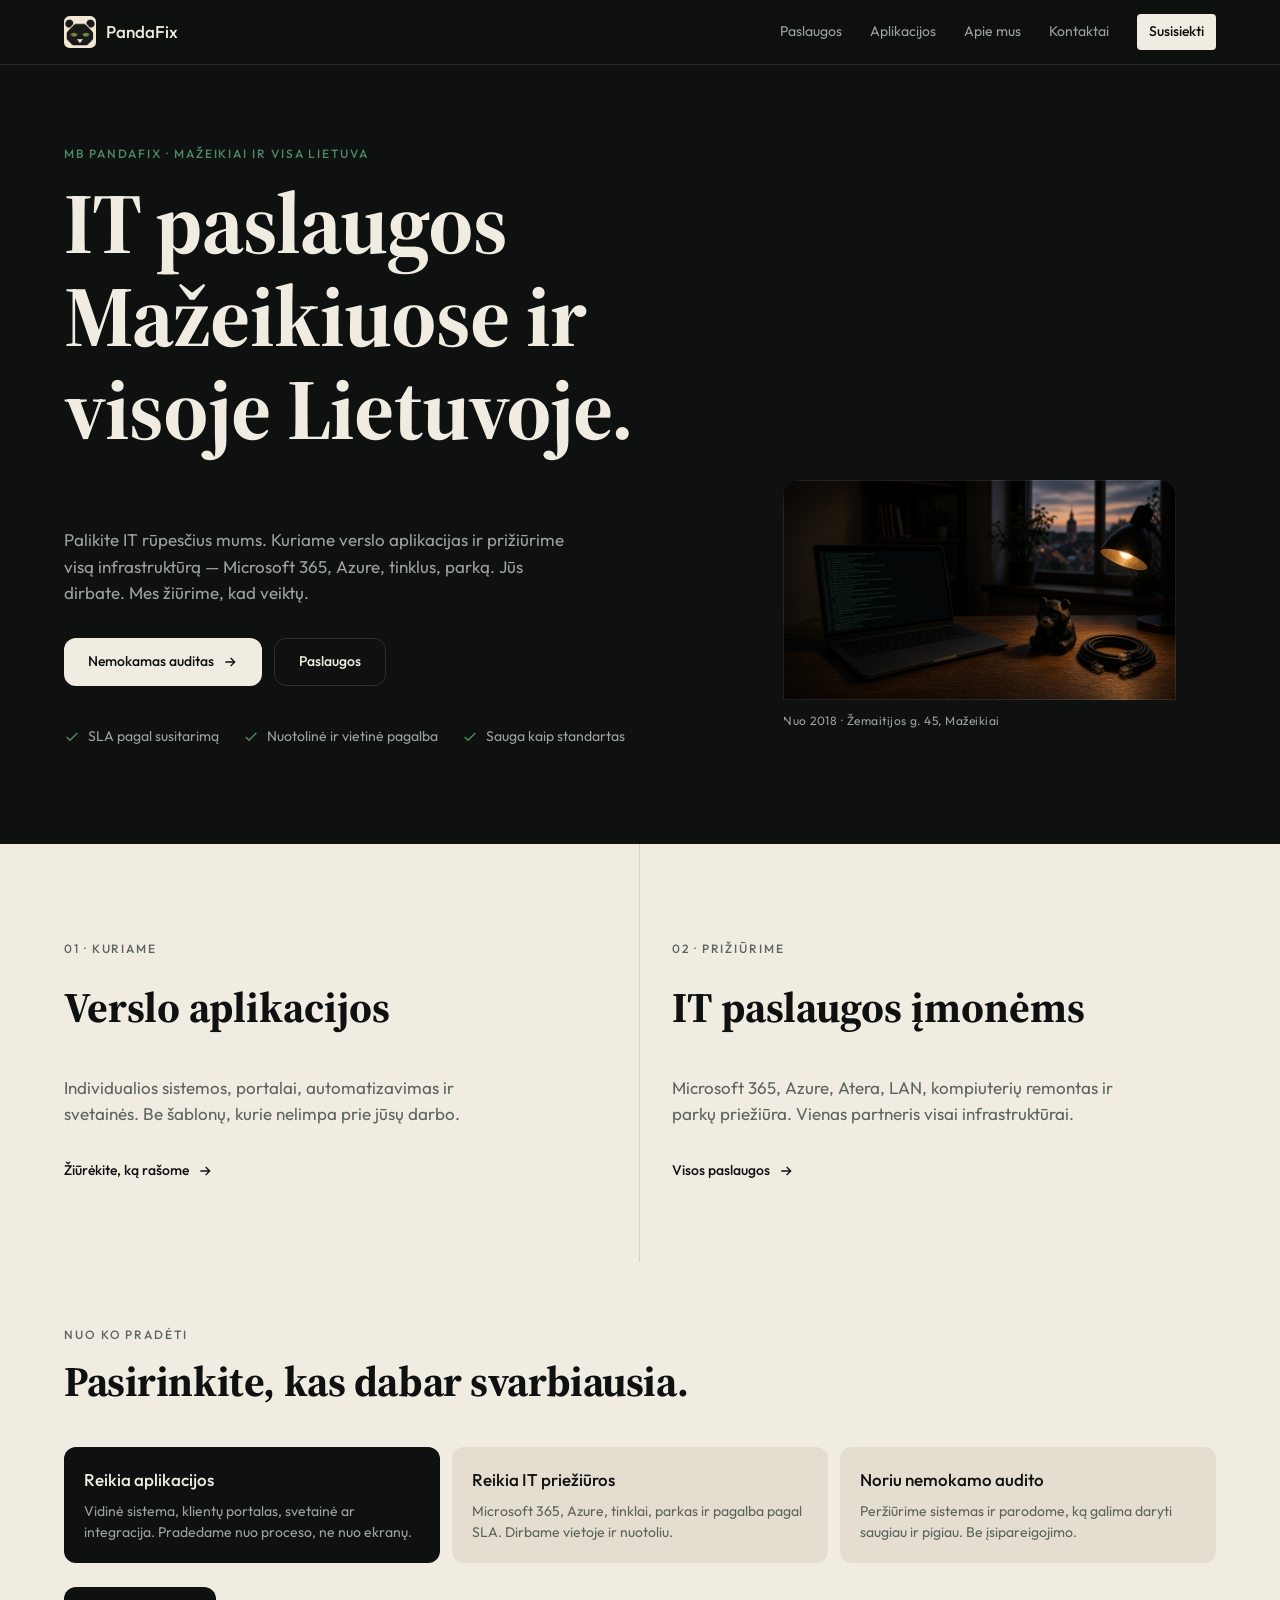
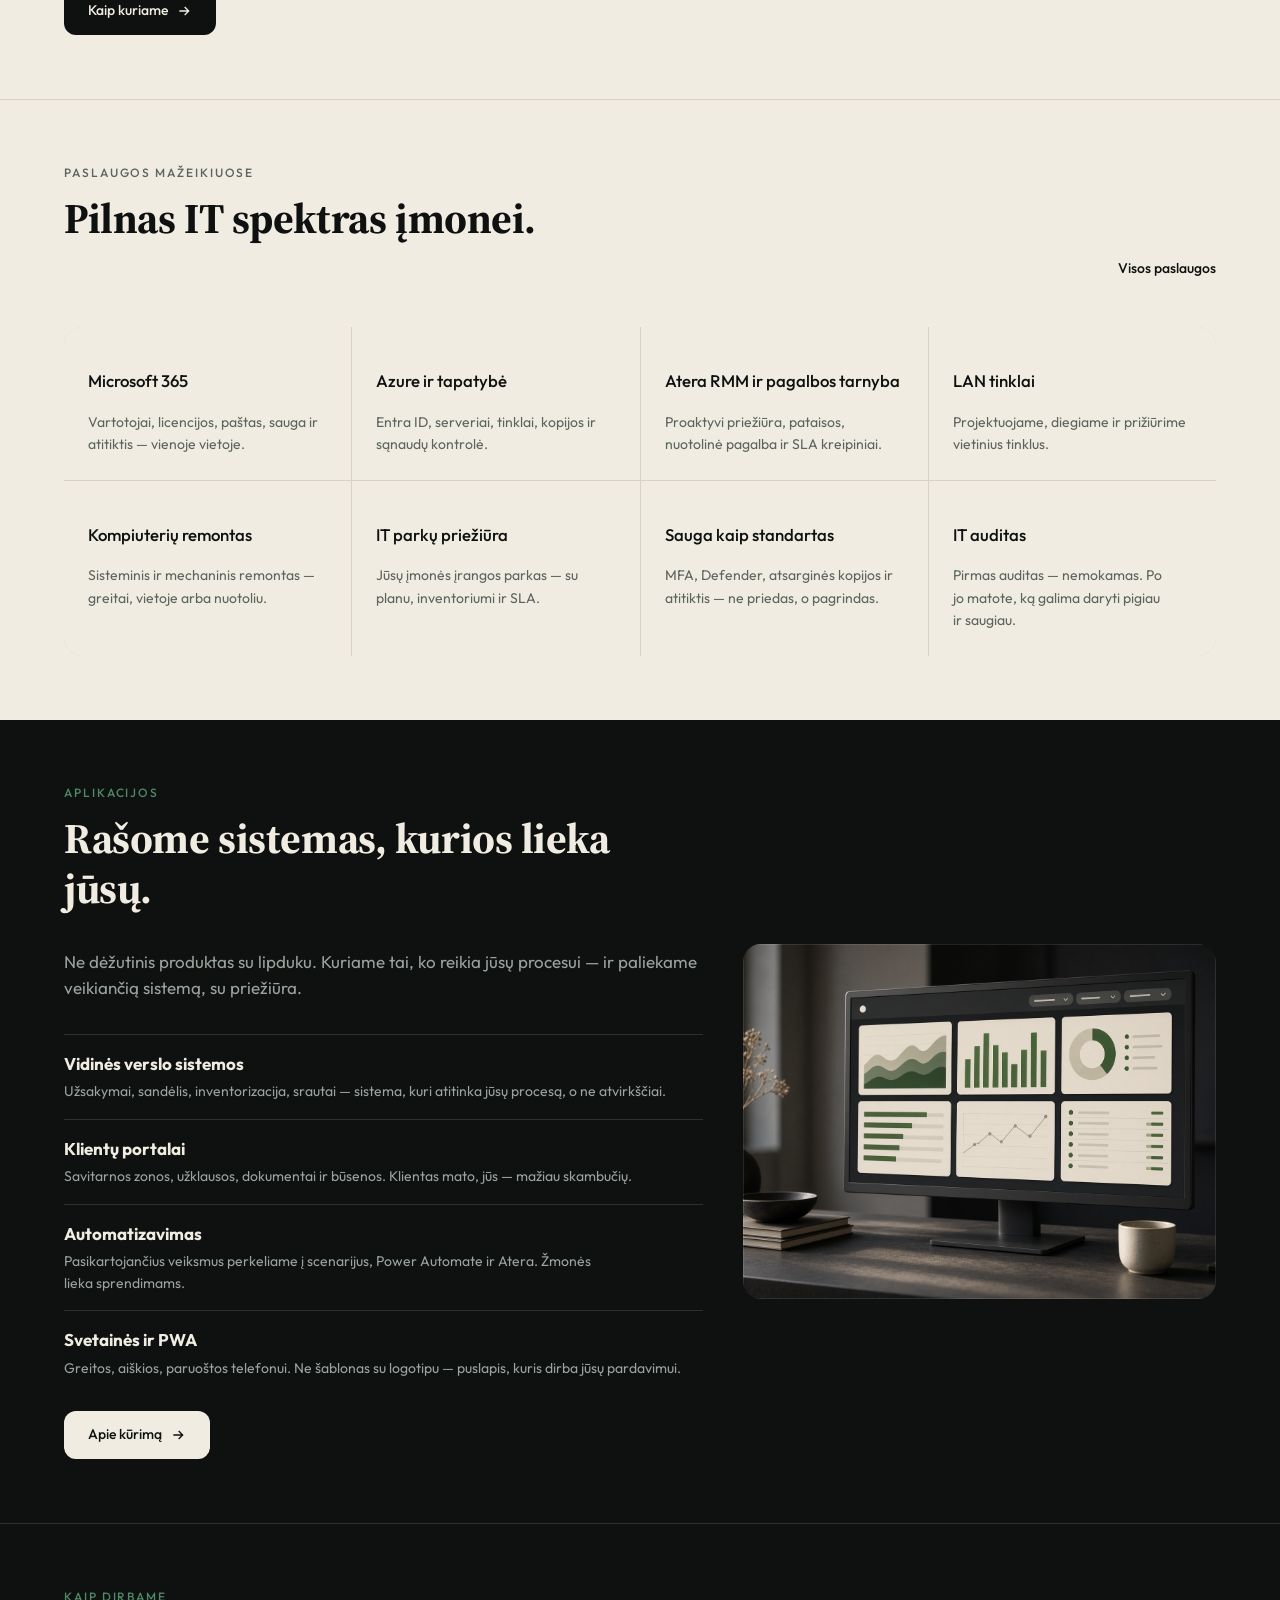
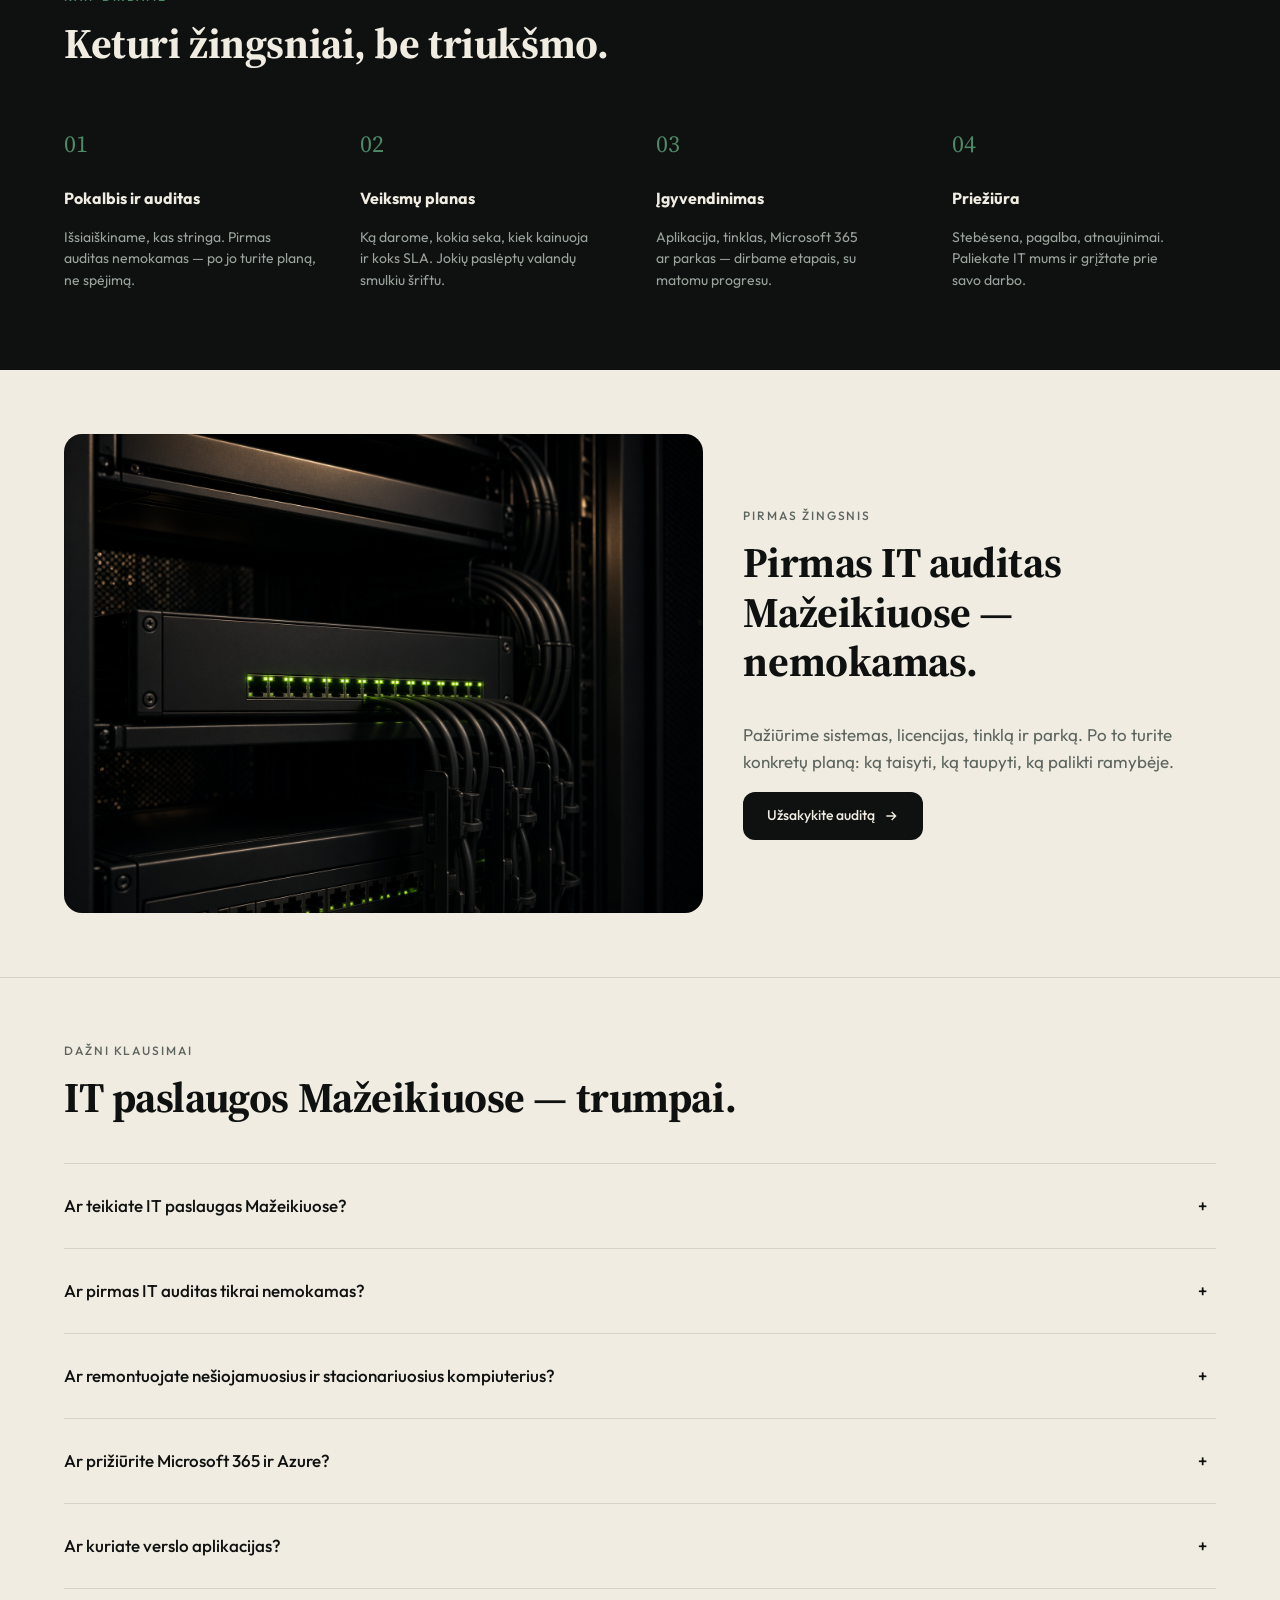
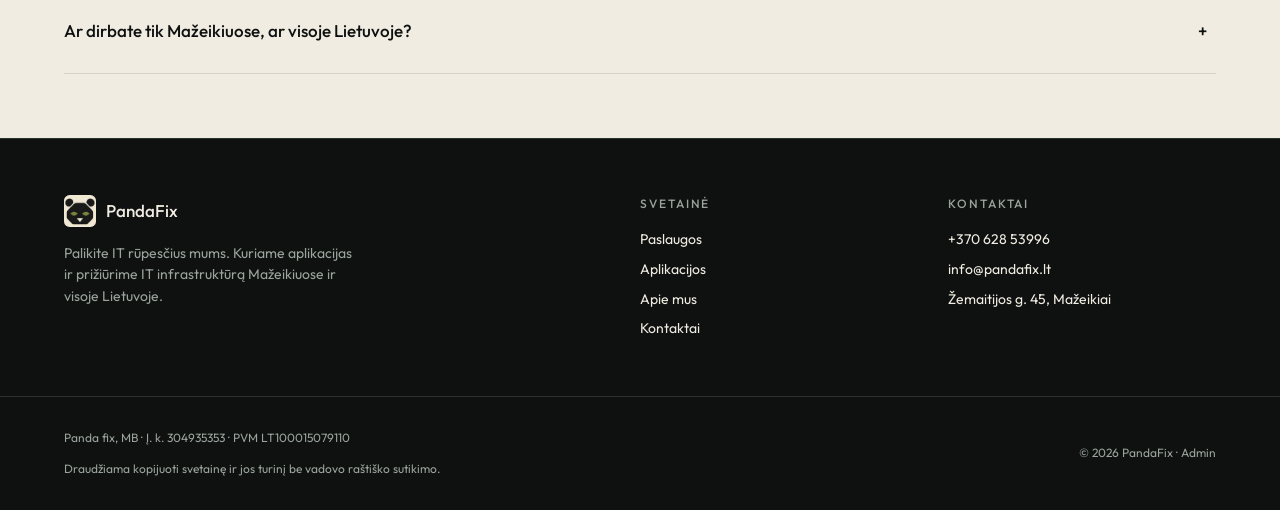
<file: index.html>
<!DOCTYPE html>
<html lang="lt">
<head>
  <meta charset="utf-8">
  <meta name="viewport" content="width=device-width, initial-scale=1">
  <title>IT paslaugos Mažeikiuose ir visoje Lietuvoje | PandaFix</title>
  <meta name="description" content="PandaFix — IT paslaugos Mažeikiuose: Microsoft 365, Azure, tinklai, kompiuterių remontas, IT parkų priežiūra ir verslo aplikacijos. Pirmas auditas nemokamas. Tel. +370 628 53996.">
  <meta name="robots" content="index, follow, max-image-preview:large">
  <meta name="author" content="Panda fix, MB">
  <meta name="geo.region" content="LT">
  <meta name="geo.placename" content="Mažeikiai">
  <meta name="geo.position" content="56.3041177;22.3367916">
  <meta name="ICBM" content="56.3041177, 22.3367916">
  <link rel="canonical" href="https://pandafix.lt/">
  <link rel="alternate" hreflang="lt" href="https://pandafix.lt/">
  <link rel="alternate" hreflang="x-default" href="https://pandafix.lt/">
  <link rel="icon" type="image/png" sizes="32x32" href="/favicon.png">
  <link rel="icon" href="/favicon.ico">
  <link rel="apple-touch-icon" href="/apple-touch-icon.png">
  <meta property="og:type" content="website">
  <meta property="og:locale" content="lt_LT">
  <meta property="og:site_name" content="PandaFix">
  <meta property="og:title" content="IT paslaugos Mažeikiuose ir visoje Lietuvoje | PandaFix">
  <meta property="og:description" content="PandaFix — IT paslaugos Mažeikiuose: Microsoft 365, Azure, tinklai, kompiuterių remontas, IT parkų priežiūra ir verslo aplikacijos. Pirmas auditas nemokamas. Tel. +370 628 53996.">
  <meta property="og:url" content="https://pandafix.lt/">
  <meta property="og:image" content="https://pandafix.lt/og.jpg">
  <meta name="twitter:card" content="summary_large_image">
  <meta name="twitter:title" content="IT paslaugos Mažeikiuose ir visoje Lietuvoje | PandaFix">
  <meta name="twitter:description" content="PandaFix — IT paslaugos Mažeikiuose: Microsoft 365, Azure, tinklai, kompiuterių remontas, IT parkų priežiūra ir verslo aplikacijos. Pirmas auditas nemokamas. Tel. +370 628 53996.">
  <meta name="twitter:image" content="https://pandafix.lt/og.jpg">
  <meta name="theme-color" content="#0e1110">
  <link rel="preconnect" href="https://fonts.googleapis.com">
  <link rel="preconnect" href="https://fonts.gstatic.com" crossorigin>
  <link rel="stylesheet" href="https://fonts.googleapis.com/css2?family=Source+Serif+4:opsz,wght@8..60,500;8..60,600&family=Outfit:wght@400;500;600&display=swap">
  <link rel="stylesheet" href="/assets/site.css">
  <script type="application/ld+json">{"@context":"https://schema.org","@graph":[{"@type":["ProfessionalService","LocalBusiness"],"@id":"https://pandafix.lt/#imone","name":"PandaFix","legalName":"Panda fix, MB","url":"https://pandafix.lt","inLanguage":"lt-LT","image":["https://pandafix.lt/og.jpg","https://pandafix.lt/images/panda-mark.png"],"logo":"https://pandafix.lt/images/panda-mark.png","telephone":"+37062853996","email":"info@pandafix.lt","foundingDate":"2018-10-19","taxID":"304935353","vatID":"LT100015079110","priceRange":"€€","currenciesAccepted":"EUR","paymentAccepted":"Banko pavedimas","address":{"@type":"PostalAddress","streetAddress":"Žemaitijos g. 45","addressLocality":"Mažeikiai","addressRegion":"Telšių apskritis","postalCode":"LT-89321","addressCountry":"LT"},"geo":{"@type":"GeoCoordinates","latitude":56.3041177,"longitude":22.3367916},"hasMap":"https://maps.google.com/?q=%C5%BDemaitijos+g.+45,+Ma%C5%BEeikiai","areaServed":[{"@type":"City","name":"Mažeikiai"},{"@type":"AdministrativeArea","name":"Mažeikių rajonas"},{"@type":"AdministrativeArea","name":"Žemaitija"},{"@type":"Country","name":"Lietuva"}],"knowsLanguage":"lt","openingHoursSpecification":{"@type":"OpeningHoursSpecification","dayOfWeek":["Monday","Tuesday","Wednesday","Thursday","Friday"],"opens":"09:00","closes":"18:00"},"sameAs":["https://www.facebook.com/pandafixtech"],"slogan":"Palikite IT rūpesčius mums.","description":"IT paslaugos Mažeikiuose ir visoje Lietuvoje: Microsoft 365, Azure, tinklai, kompiuterių remontas, IT parkų priežiūra ir verslo aplikacijų kūrimas."},{"@type":"WebSite","@id":"https://pandafix.lt/#svetaine","url":"https://pandafix.lt","name":"PandaFix","inLanguage":"lt-LT","publisher":{"@id":"https://pandafix.lt/#imone"}}]}</script>
  <script type="application/ld+json">{"@context":"https://schema.org","@type":"FAQPage","mainEntity":[{"@type":"Question","name":"Ar teikiate IT paslaugas Mažeikiuose?","acceptedAnswer":{"@type":"Answer","text":"Taip. PandaFix buveinė — Žemaitijos g. 45, Mažeikiai. Čia remontuojame kompiuterius, prižiūrime įmonių IT parkus ir važiuojame į vietą. Nuotoliu dirbame visoje Lietuvoje."}},{"@type":"Question","name":"Ar pirmas IT auditas tikrai nemokamas?","acceptedAnswer":{"@type":"Answer","text":"Taip. Pirmą auditą atliekame nemokamai: peržiūrime sistemas, licencijas, tinklą ir įrangą. Po jo gaunate konkretų veiksmų planą — be įsipareigojimo tęsti."}},{"@type":"Question","name":"Ar remontuojate nešiojamuosius ir stacionariuosius kompiuterius?","acceptedAnswer":{"@type":"Answer","text":"Taip. Atliekame sisteminį ir mechaninį remontą Mažeikiuose: diagnostiką, dalių keitimą, sistemos įdiegimą iš naujo ir duomenų atkūrimą, kai įmanoma."}},{"@type":"Question","name":"Ar prižiūrite Microsoft 365 ir Azure?","acceptedAnswer":{"@type":"Answer","text":"Taip. Administruojame Microsoft 365, Entra ID, Exchange, Teams, SharePoint, Intune ir Azure: tapatybę, serverius, kopijas ir sąnaudas. Sauga — kaip standartas."}},{"@type":"Question","name":"Ar kuriate verslo aplikacijas?","acceptedAnswer":{"@type":"Answer","text":"Taip. Rašome vidines sistemas, klientų portalus, svetaines ir integracijas su Microsoft 365. Pirma išsiaiškiname procesą, paskui rašome kodą. Dirbame pagal BDAR ir Lietuvos kibernetinio saugumo reikalavimus, pateikiame visą reikalingą IT dokumentaciją."}},{"@type":"Question","name":"Ar dirbate tik Mažeikiuose, ar visoje Lietuvoje?","acceptedAnswer":{"@type":"Answer","text":"Dirbame Mažeikiuose ir visoje Žemaitijoje — Telšiuose, Plungėje, Akmenėje, Skuode — taip pat Klaipėdoje, Šiauliuose ir kituose Lietuvos miestuose. Incidentus dažnai išsprendžiame nuotoliu tą pačią dieną."}}]}</script>
</head>
<body>
  <a class="skip" href="#turinys">Pereiti prie turinio</a>
  <header class="hdr">
    <div class="wrap hdr-in">
      <a class="brand" href="/"><img class="mark" src="/images/panda-mark.png" alt="" width="64" height="64"><span>PandaFix</span></a>
      <nav class="nav-desk" aria-label="Pagrindinis"><a href="/paslaugos/">Paslaugos</a><a href="/aplikacijos/">Aplikacijos</a><a href="/apie/">Apie mus</a><a href="/kontaktai/">Kontaktai</a>
        <a class="btn btn-sm" href="/kontaktai/">Susisiekti</a>
      </nav>
      <button class="menu-btn" type="button" aria-expanded="false" aria-controls="mobilus-meniu" aria-label="Atidaryti meniu">
        <span class="menu-icon"></span>
      </button>
    </div>
    <div id="mobilus-meniu" class="nav-mob" hidden>
      <nav class="wrap" aria-label="Mobilusis meniu"><a href="/paslaugos/">Paslaugos</a><a href="/aplikacijos/">Aplikacijos</a><a href="/apie/">Apie mus</a><a href="/kontaktai/">Kontaktai</a>
        <a class="btn" href="/kontaktai/">Susisiekti</a>
      </nav>
    </div>
  </header>
  <main id="turinys">
      <section class="hero">
        <div class="wrap hero-grid">
          <div>
            <p class="kicker moss rise">MB PandaFix · Mažeikiai ir visa Lietuva</p>
            <h1 class="display rise d2">IT paslaugos Mažeikiuose ir visoje Lietuvoje.</h1>
            <p class="lead rise d3">Palikite IT rūpesčius mums. Kuriame verslo aplikacijas ir prižiūrime visą infrastruktūrą — Microsoft 365, Azure, tinklus, parką. Jūs dirbate. Mes žiūrime, kad veiktų.</p>
            <div class="row rise d4">
              <a class="btn" href="/kontaktai/">Nemokamas auditas <svg class="i" viewBox="0 0 24 24" fill="none" stroke="currentColor" stroke-width="2" aria-hidden="true"><path d="M5 12h14M13 6l6 6-6 6"/></svg></a>
              <a class="btn btn-outline" href="/paslaugos/">Paslaugos</a>
            </div>
            <ul class="ticks rise d5">
              <li><svg class="i" viewBox="0 0 24 24" fill="none" stroke="currentColor" stroke-width="2" aria-hidden="true"><path d="M20 6 9 17l-5-5"/></svg> SLA pagal susitarimą</li>
              <li><svg class="i" viewBox="0 0 24 24" fill="none" stroke="currentColor" stroke-width="2" aria-hidden="true"><path d="M20 6 9 17l-5-5"/></svg> Nuotolinė ir vietinė pagalba</li>
              <li><svg class="i" viewBox="0 0 24 24" fill="none" stroke="currentColor" stroke-width="2" aria-hidden="true"><path d="M20 6 9 17l-5-5"/></svg> Sauga kaip standartas</li>
            </ul>
          </div>
          <figure class="rise d3">
            <img src="/images/hero-workshop.jpg" alt="PandaFix IT dirbtuvės Mažeikiuose — darbo stalas vakarėjant" width="1792" height="1008">
            <figcaption>Nuo 2018 · Žemaitijos g. 45, Mažeikiai</figcaption>
          </figure>
        </div>
      </section>

      <section class="split paper">
        <div class="wrap split-2">
          <a class="split-cell" href="/aplikacijos/">
            <p class="kicker ink-muted">01 · Kuriame</p>
            <h2>Verslo aplikacijos</h2>
            <p>Individualios sistemos, portalai, automatizavimas ir svetainės. Be šablonų, kurie nelimpa prie jūsų darbo.</p>
            <span class="more">Žiūrėkite, ką rašome <svg class="i" viewBox="0 0 24 24" fill="none" stroke="currentColor" stroke-width="2" aria-hidden="true"><path d="M5 12h14M13 6l6 6-6 6"/></svg></span>
          </a>
          <a class="split-cell" href="/paslaugos/">
            <p class="kicker ink-muted">02 · Prižiūrime</p>
            <h2>IT paslaugos įmonėms</h2>
            <p>Microsoft 365, Azure, Atera, LAN, kompiuterių remontas ir parkų priežiūra. Vienas partneris visai infrastruktūrai.</p>
            <span class="more">Visos paslaugos <svg class="i" viewBox="0 0 24 24" fill="none" stroke="currentColor" stroke-width="2" aria-hidden="true"><path d="M5 12h14M13 6l6 6-6 6"/></svg></span>
          </a>
        </div>
      </section>

      <section class="paper">
        <div class="wrap section">
          <p class="kicker ink-muted">Nuo ko pradėti</p>
          <h2 class="title">Pasirinkite, kas dabar svarbiausia.</h2>
          <div class="paths" id="paths">
            <button type="button" class="path is-on" data-path="apps" data-href="/aplikacijos/" data-cta="Kaip kuriame">
                <strong>Reikia aplikacijos</strong>
                <span>Vidinė sistema, klientų portalas, svetainė ar integracija. Pradedame nuo proceso, ne nuo ekranų.</span>
              </button><button type="button" class="path" data-path="it" data-href="/paslaugos/" data-cta="Paslaugos">
                <strong>Reikia IT priežiūros</strong>
                <span>Microsoft 365, Azure, tinklai, parkas ir pagalba pagal SLA. Dirbame vietoje ir nuotoliu.</span>
              </button><button type="button" class="path" data-path="audit" data-href="/kontaktai/" data-cta="Užsakykite auditą">
                <strong>Noriu nemokamo audito</strong>
                <span>Peržiūrime sistemas ir parodome, ką galima daryti saugiau ir pigiau. Be įsipareigojimo.</span>
              </button>
          </div>
          <a class="btn btn-ink" id="path-cta" href="/aplikacijos/">Kaip kuriame <svg class="i" viewBox="0 0 24 24" fill="none" stroke="currentColor" stroke-width="2" aria-hidden="true"><path d="M5 12h14M13 6l6 6-6 6"/></svg></a>
        </div>
      </section>

      <section class="paper border-t-ink">
        <div class="wrap section">
          <div class="row-between">
            <div>
              <p class="kicker ink-muted">Paslaugos Mažeikiuose</p>
              <h2 class="title">Pilnas IT spektras įmonei.</h2>
            </div>
            <a class="text-link" href="/paslaugos/">Visos paslaugos</a>
          </div>
          <div class="cards cards-4">
            <a class="card" href="/paslaugos/#m365">
                <h3>Microsoft 365</h3>
                <p>Vartotojai, licencijos, paštas, sauga ir atitiktis — vienoje vietoje.</p>
              </a><a class="card" href="/paslaugos/#azure">
                <h3>Azure ir tapatybė</h3>
                <p>Entra ID, serveriai, tinklai, kopijos ir sąnaudų kontrolė.</p>
              </a><a class="card" href="/paslaugos/#atera">
                <h3>Atera RMM ir pagalbos tarnyba</h3>
                <p>Proaktyvi priežiūra, pataisos, nuotolinė pagalba ir SLA kreipiniai.</p>
              </a><a class="card" href="/paslaugos/#lan">
                <h3>LAN tinklai</h3>
                <p>Projektuojame, diegiame ir prižiūrime vietinius tinklus.</p>
              </a><a class="card" href="/paslaugos/#repair">
                <h3>Kompiuterių remontas</h3>
                <p>Sisteminis ir mechaninis remontas — greitai, vietoje arba nuotoliu.</p>
              </a><a class="card" href="/paslaugos/#fleet">
                <h3>IT parkų priežiūra</h3>
                <p>Jūsų įmonės įrangos parkas — su planu, inventoriumi ir SLA.</p>
              </a><a class="card" href="/paslaugos/#security">
                <h3>Sauga kaip standartas</h3>
                <p>MFA, Defender, atsarginės kopijos ir atitiktis — ne priedas, o pagrindas.</p>
              </a><a class="card" href="/paslaugos/#audit">
                <h3>IT auditas</h3>
                <p>Pirmas auditas — nemokamas. Po jo matote, ką galima daryti pigiau ir saugiau.</p>
              </a>
          </div>
        </div>
      </section>

      <section class="ink">
        <div class="wrap section grid-2">
          <div>
            <p class="kicker moss">Aplikacijos</p>
            <h2 class="title">Rašome sistemas, kurios lieka jūsų.</h2>
            <p class="muted">Ne dėžutinis produktas su lipduku. Kuriame tai, ko reikia jūsų procesui — ir paliekame veikiančią sistemą, su priežiūra.</p>
            <ul class="lines">
              <li><strong>Vidinės verslo sistemos</strong><p>Užsakymai, sandėlis, inventorizacija, srautai — sistema, kuri atitinka jūsų procesą, o ne atvirkščiai.</p></li><li><strong>Klientų portalai</strong><p>Savitarnos zonos, užklausos, dokumentai ir būsenos. Klientas mato, jūs — mažiau skambučių.</p></li><li><strong>Automatizavimas</strong><p>Pasikartojančius veiksmus perkeliame į scenarijus, Power Automate ir Atera. Žmonės lieka sprendimams.</p></li><li><strong>Svetainės ir PWA</strong><p>Greitos, aiškios, paruoštos telefonui. Ne šablonas su logotipu — puslapis, kuris dirba jūsų pardavimui.</p></li>
            </ul>
            <a class="btn" href="/aplikacijos/">Apie kūrimą <svg class="i" viewBox="0 0 24 24" fill="none" stroke="currentColor" stroke-width="2" aria-hidden="true"><path d="M5 12h14M13 6l6 6-6 6"/></svg></a>
          </div>
          <div class="media">
            <img src="/images/apps-desk.jpg" alt="Verslo aplikacijos kūrimas — PandaFix sistema monitoriuje" width="1792" height="1008">
          </div>
        </div>
      </section>

      <section class="ink border-t">
        <div class="wrap section">
          <p class="kicker moss">Kaip dirbame</p>
          <h2 class="title">Keturi žingsniai, be triukšmo.</h2>
          <ol class="steps">
            <li><p class="n">01</p><h3>Pokalbis ir auditas</h3><p>Išsiaiškiname, kas stringa. Pirmas auditas nemokamas — po jo turite planą, ne spėjimą.</p></li><li><p class="n">02</p><h3>Veiksmų planas</h3><p>Ką darome, kokia seka, kiek kainuoja ir koks SLA. Jokių paslėptų valandų smulkiu šriftu.</p></li><li><p class="n">03</p><h3>Įgyvendinimas</h3><p>Aplikacija, tinklas, Microsoft 365 ar parkas — dirbame etapais, su matomu progresu.</p></li><li><p class="n">04</p><h3>Priežiūra</h3><p>Stebėsena, pagalba, atnaujinimai. Paliekate IT mums ir grįžtate prie savo darbo.</p></li>
          </ol>
        </div>
      </section>

      <section class="paper">
        <div class="wrap section grid-2">
          <div class="media light">
            <img src="/images/lan-rack.jpg" alt="LAN tinklų spinta ir komutatoriai — PandaFix Mažeikiai" width="1600" height="1200">
          </div>
          <div>
            <p class="kicker ink-muted">Pirmas žingsnis</p>
            <h2 class="title">Pirmas IT auditas Mažeikiuose — nemokamas.</h2>
            <p class="ink-muted">Pažiūrime sistemas, licencijas, tinklą ir parką. Po to turite konkretų planą: ką taisyti, ką taupyti, ką palikti ramybėje.</p>
            <a class="btn btn-ink" href="/kontaktai/">Užsakykite auditą <svg class="i" viewBox="0 0 24 24" fill="none" stroke="currentColor" stroke-width="2" aria-hidden="true"><path d="M5 12h14M13 6l6 6-6 6"/></svg></a>
          </div>
        </div>
      </section>

      <section class="paper border-t-ink">
        <div class="wrap section">
          <p class="kicker ink-muted">Dažni klausimai</p>
          <h2 class="title">IT paslaugos Mažeikiuose — trumpai.</h2>
          <div class="faq">
    <details>
        <summary>Ar teikiate IT paslaugas Mažeikiuose?<span aria-hidden="true">+</span></summary>
        <p>Taip. PandaFix buveinė — Žemaitijos g. 45, Mažeikiai. Čia remontuojame kompiuterius, prižiūrime įmonių IT parkus ir važiuojame į vietą. Nuotoliu dirbame visoje Lietuvoje.</p>
      </details><details>
        <summary>Ar pirmas IT auditas tikrai nemokamas?<span aria-hidden="true">+</span></summary>
        <p>Taip. Pirmą auditą atliekame nemokamai: peržiūrime sistemas, licencijas, tinklą ir įrangą. Po jo gaunate konkretų veiksmų planą — be įsipareigojimo tęsti.</p>
      </details><details>
        <summary>Ar remontuojate nešiojamuosius ir stacionariuosius kompiuterius?<span aria-hidden="true">+</span></summary>
        <p>Taip. Atliekame sisteminį ir mechaninį remontą Mažeikiuose: diagnostiką, dalių keitimą, sistemos įdiegimą iš naujo ir duomenų atkūrimą, kai įmanoma.</p>
      </details><details>
        <summary>Ar prižiūrite Microsoft 365 ir Azure?<span aria-hidden="true">+</span></summary>
        <p>Taip. Administruojame Microsoft 365, Entra ID, Exchange, Teams, SharePoint, Intune ir Azure: tapatybę, serverius, kopijas ir sąnaudas. Sauga — kaip standartas.</p>
      </details><details>
        <summary>Ar kuriate verslo aplikacijas?<span aria-hidden="true">+</span></summary>
        <p>Taip. Rašome vidines sistemas, klientų portalus, svetaines ir integracijas su Microsoft 365. Pirma išsiaiškiname procesą, paskui rašome kodą. Dirbame pagal BDAR ir Lietuvos kibernetinio saugumo reikalavimus, pateikiame visą reikalingą IT dokumentaciją.</p>
      </details><details>
        <summary>Ar dirbate tik Mažeikiuose, ar visoje Lietuvoje?<span aria-hidden="true">+</span></summary>
        <p>Dirbame Mažeikiuose ir visoje Žemaitijoje — Telšiuose, Plungėje, Akmenėje, Skuode — taip pat Klaipėdoje, Šiauliuose ir kituose Lietuvos miestuose. Incidentus dažnai išsprendžiame nuotoliu tą pačią dieną.</p>
      </details>
  </div>
        </div>
      </section>
    </main>
  <footer class="ftr">
    <div class="wrap ftr-grid">
      <div class="ftr-brand">
        <div class="brand"><img class="mark" src="/images/panda-mark.png" alt="" width="64" height="64"><span>PandaFix</span></div>
        <p>Palikite IT rūpesčius mums. Kuriame aplikacijas ir prižiūrime IT infrastruktūrą Mažeikiuose ir visoje Lietuvoje.</p>
      </div>
      <div>
        <p class="kicker muted">Svetainė</p>
        <ul><li><a href="/paslaugos/">Paslaugos</a></li><li><a href="/aplikacijos/">Aplikacijos</a></li><li><a href="/apie/">Apie mus</a></li><li><a href="/kontaktai/">Kontaktai</a></li></ul>
      </div>
      <div>
        <p class="kicker muted">Kontaktai</p>
        <ul>
          <li><a href="tel:+37062853996">+370 628 53996</a></li>
          <li><a href="mailto:info@pandafix.lt">info@pandafix.lt</a></li>
          <li><a href="https://maps.google.com/?q=%C5%BDemaitijos+g.+45,+Ma%C5%BEeikiai" target="_blank" rel="noreferrer">Žemaitijos g. 45, Mažeikiai</a></li>
        </ul>
      </div>
    </div>
    <div class="ftr-bar">
      <div class="wrap ftr-bar-in">
        <div>
          <p>Panda fix, MB · Į. k. 304935353 · PVM LT100015079110</p>
          <p>Draudžiama kopijuoti svetainę ir jos turinį be vadovo raštiško sutikimo.</p>
        </div>
        <p>© 2026 PandaFix · <a href="/admin/">Admin</a></p>
      </div>
    </div>
  </footer>
  <script src="/assets/site.js" defer></script>
</body>
</html>
</file>
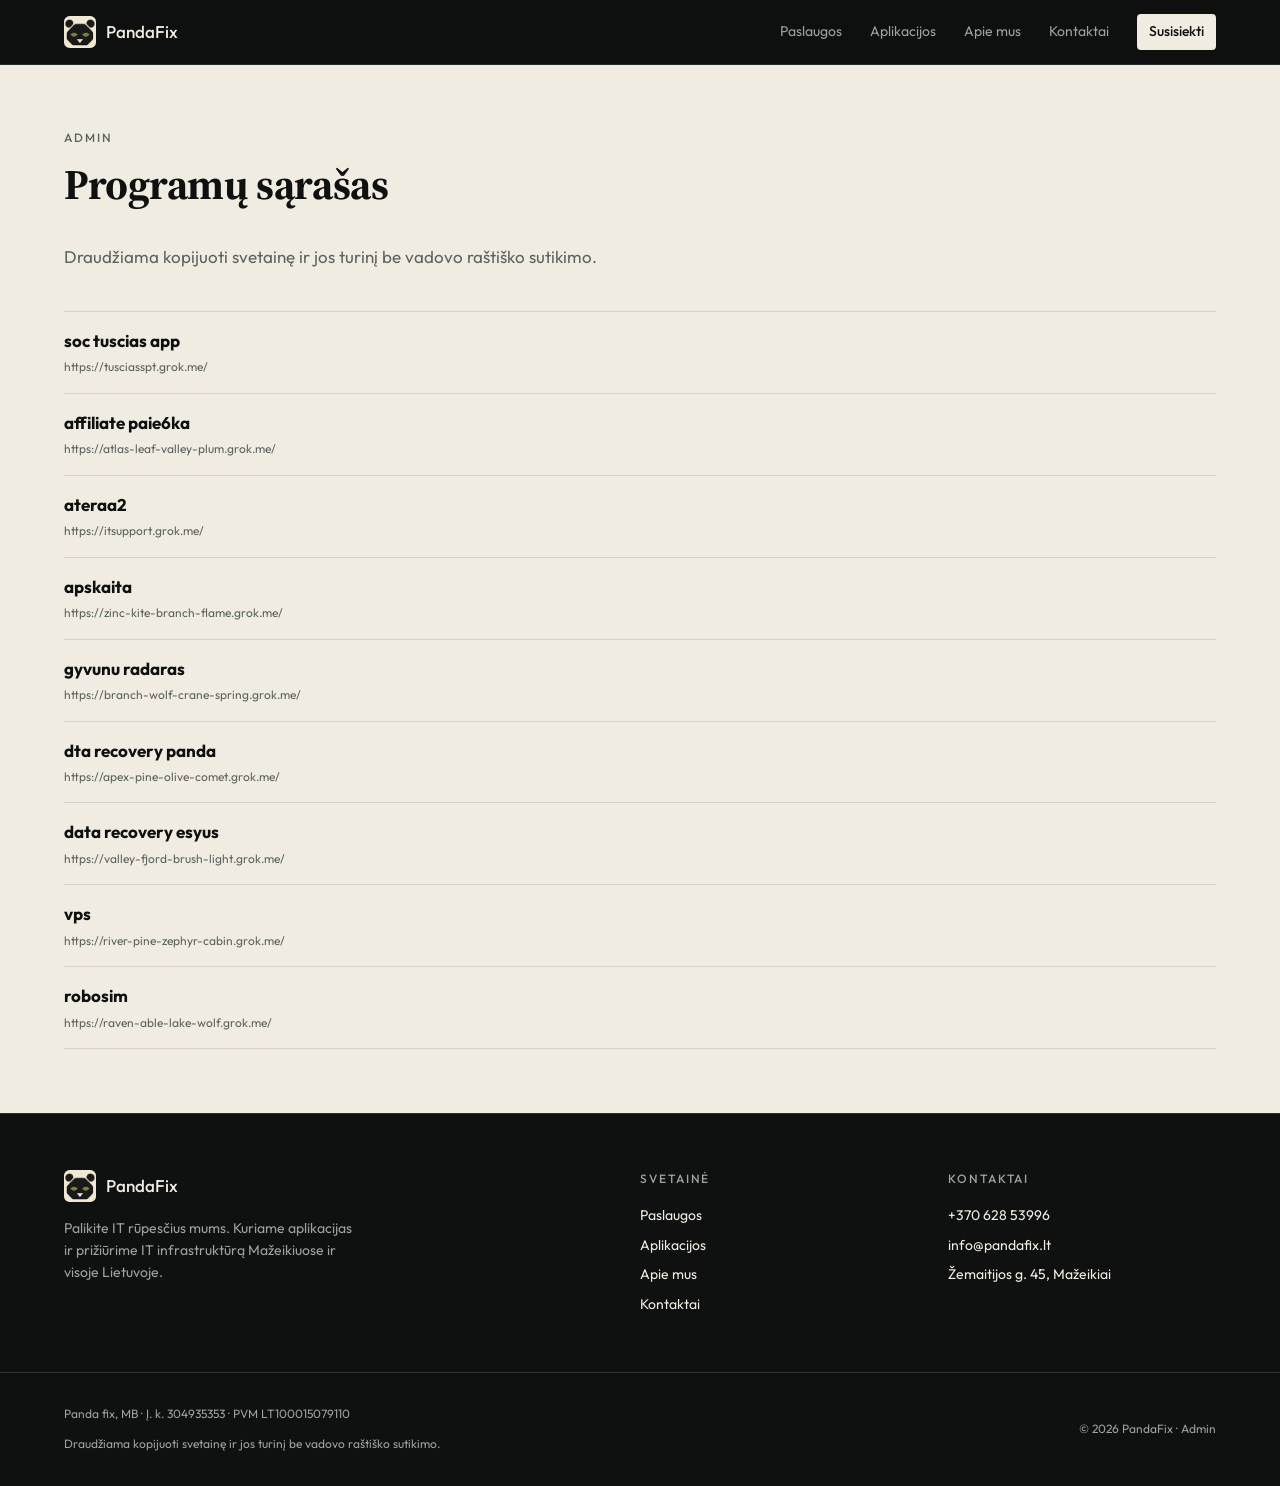
<file: admin/index.html>
<!DOCTYPE html>
<html lang="lt">
<head>
  <meta charset="utf-8">
  <meta name="viewport" content="width=device-width, initial-scale=1">
  <title>Admin programų sąrašas | PandaFix</title>
  <meta name="description" content="PandaFix vidinis programų sąrašas.">
  <meta name="robots" content="noindex, nofollow">
  <meta name="author" content="Panda fix, MB">
  <meta name="geo.region" content="LT">
  <meta name="geo.placename" content="Mažeikiai">
  <meta name="geo.position" content="56.3041177;22.3367916">
  <meta name="ICBM" content="56.3041177, 22.3367916">
  <link rel="canonical" href="https://pandafix.lt/admin/">
  <link rel="alternate" hreflang="lt" href="https://pandafix.lt/admin/">
  <link rel="alternate" hreflang="x-default" href="https://pandafix.lt/admin/">
  <link rel="icon" type="image/png" sizes="32x32" href="../favicon.png">
  <link rel="icon" href="../favicon.ico">
  <link rel="apple-touch-icon" href="../apple-touch-icon.png">
  <meta property="og:type" content="website">
  <meta property="og:locale" content="lt_LT">
  <meta property="og:site_name" content="PandaFix">
  <meta property="og:title" content="Admin programų sąrašas | PandaFix">
  <meta property="og:description" content="PandaFix vidinis programų sąrašas.">
  <meta property="og:url" content="https://pandafix.lt/admin/">
  <meta property="og:image" content="https://pandafix.lt/og.jpg">
  <meta name="twitter:card" content="summary_large_image">
  <meta name="twitter:title" content="Admin programų sąrašas | PandaFix">
  <meta name="twitter:description" content="PandaFix vidinis programų sąrašas.">
  <meta name="twitter:image" content="https://pandafix.lt/og.jpg">
  <meta name="theme-color" content="#0e1110">
  <link rel="preconnect" href="https://fonts.googleapis.com">
  <link rel="preconnect" href="https://fonts.gstatic.com" crossorigin>
  <link rel="stylesheet" href="https://fonts.googleapis.com/css2?family=Source+Serif+4:opsz,wght@8..60,500;8..60,600&family=Outfit:wght@400;500;600&display=swap">
  <link rel="stylesheet" href="../assets/site.css">
  <script type="application/ld+json">{"@context":"https://schema.org","@graph":[{"@type":["ProfessionalService","LocalBusiness"],"@id":"https://pandafix.lt/#imone","name":"PandaFix","legalName":"Panda fix, MB","url":"https://pandafix.lt","inLanguage":"lt-LT","image":["https://pandafix.lt/og.jpg","https://pandafix.lt/images/panda-mark.png"],"logo":"https://pandafix.lt/images/panda-mark.png","telephone":"+37062853996","email":"info@pandafix.lt","foundingDate":"2018-10-19","taxID":"304935353","vatID":"LT100015079110","priceRange":"€€","currenciesAccepted":"EUR","paymentAccepted":"Banko pavedimas","address":{"@type":"PostalAddress","streetAddress":"Žemaitijos g. 45","addressLocality":"Mažeikiai","addressRegion":"Telšių apskritis","postalCode":"LT-89321","addressCountry":"LT"},"geo":{"@type":"GeoCoordinates","latitude":56.3041177,"longitude":22.3367916},"hasMap":"https://maps.google.com/?q=%C5%BDemaitijos+g.+45,+Ma%C5%BEeikiai","areaServed":[{"@type":"City","name":"Mažeikiai"},{"@type":"AdministrativeArea","name":"Mažeikių rajonas"},{"@type":"AdministrativeArea","name":"Žemaitija"},{"@type":"Country","name":"Lietuva"}],"knowsLanguage":"lt","openingHoursSpecification":{"@type":"OpeningHoursSpecification","dayOfWeek":["Monday","Tuesday","Wednesday","Thursday","Friday"],"opens":"09:00","closes":"18:00"},"sameAs":["https://www.facebook.com/pandafixtech"],"slogan":"Palikite IT rūpesčius mums.","description":"IT paslaugos Mažeikiuose ir visoje Lietuvoje: Microsoft 365, Azure, tinklai, kompiuterių remontas, IT parkų priežiūra ir verslo aplikacijų kūrimas."},{"@type":"WebSite","@id":"https://pandafix.lt/#svetaine","url":"https://pandafix.lt","name":"PandaFix","inLanguage":"lt-LT","publisher":{"@id":"https://pandafix.lt/#imone"}}]}</script>
</head>
<body>
  <a class="skip" href="#turinys">Pereiti prie turinio</a>
  <header class="hdr">
    <div class="wrap hdr-in">
      <a class="brand" href="../"><img class="mark" src="../images/panda-mark.png" alt="" width="64" height="64"><span>PandaFix</span></a>
      <nav class="nav-desk" aria-label="Pagrindinis"><a href="../paslaugos/">Paslaugos</a><a href="../aplikacijos/">Aplikacijos</a><a href="../apie/">Apie mus</a><a href="../kontaktai/">Kontaktai</a>
        <a class="btn btn-sm" href="../kontaktai/">Susisiekti</a>
      </nav>
      <button class="menu-btn" type="button" aria-expanded="false" aria-controls="mobilus-meniu" aria-label="Atidaryti meniu">
        <span class="menu-icon"></span>
      </button>
    </div>
    <div id="mobilus-meniu" class="nav-mob" hidden>
      <nav class="wrap" aria-label="Mobilusis meniu"><a href="../paslaugos/">Paslaugos</a><a href="../aplikacijos/">Aplikacijos</a><a href="../apie/">Apie mus</a><a href="../kontaktai/">Kontaktai</a>
        <a class="btn" href="../kontaktai/">Susisiekti</a>
      </nav>
    </div>
  </header>
  <main id="turinys" class="paper">
      <section>
        <div class="wrap section">
          <p class="kicker ink-muted">Admin</p>
          <h1 class="title">Programų sąrašas</h1>
          <p class="ink-muted">Draudžiama kopijuoti svetainę ir jos turinį be vadovo raštiško sutikimo.</p>
          <ul class="app-list">
            <li><a href="https://tusciasspt.grok.me/" target="_blank" rel="noreferrer"><strong>soc tuscias app</strong><span>https://tusciasspt.grok.me/</span></a></li><li><a href="https://atlas-leaf-valley-plum.grok.me/" target="_blank" rel="noreferrer"><strong>affiliate paie6ka</strong><span>https://atlas-leaf-valley-plum.grok.me/</span></a></li><li><a href="https://itsupport.grok.me/" target="_blank" rel="noreferrer"><strong>ateraa2</strong><span>https://itsupport.grok.me/</span></a></li><li><a href="https://zinc-kite-branch-flame.grok.me/" target="_blank" rel="noreferrer"><strong>apskaita</strong><span>https://zinc-kite-branch-flame.grok.me/</span></a></li><li><a href="https://branch-wolf-crane-spring.grok.me/" target="_blank" rel="noreferrer"><strong>gyvunu radaras</strong><span>https://branch-wolf-crane-spring.grok.me/</span></a></li><li><a href="https://apex-pine-olive-comet.grok.me/" target="_blank" rel="noreferrer"><strong>dta recovery panda</strong><span>https://apex-pine-olive-comet.grok.me/</span></a></li><li><a href="https://valley-fjord-brush-light.grok.me/" target="_blank" rel="noreferrer"><strong>data recovery esyus</strong><span>https://valley-fjord-brush-light.grok.me/</span></a></li><li><a href="https://river-pine-zephyr-cabin.grok.me/" target="_blank" rel="noreferrer"><strong>vps</strong><span>https://river-pine-zephyr-cabin.grok.me/</span></a></li><li><a href="https://raven-able-lake-wolf.grok.me/" target="_blank" rel="noreferrer"><strong>robosim</strong><span>https://raven-able-lake-wolf.grok.me/</span></a></li>
          </ul>
        </div>
      </section>
    </main>
  <footer class="ftr">
    <div class="wrap ftr-grid">
      <div class="ftr-brand">
        <div class="brand"><img class="mark" src="../images/panda-mark.png" alt="" width="64" height="64"><span>PandaFix</span></div>
        <p>Palikite IT rūpesčius mums. Kuriame aplikacijas ir prižiūrime IT infrastruktūrą Mažeikiuose ir visoje Lietuvoje.</p>
      </div>
      <div>
        <p class="kicker muted">Svetainė</p>
        <ul><li><a href="../paslaugos/">Paslaugos</a></li><li><a href="../aplikacijos/">Aplikacijos</a></li><li><a href="../apie/">Apie mus</a></li><li><a href="../kontaktai/">Kontaktai</a></li></ul>
      </div>
      <div>
        <p class="kicker muted">Kontaktai</p>
        <ul>
          <li><a href="tel:+37062853996">+370 628 53996</a></li>
          <li><a href="mailto:info@pandafix.lt">info@pandafix.lt</a></li>
          <li><a href="https://maps.google.com/?q=%C5%BDemaitijos+g.+45,+Ma%C5%BEeikiai" target="_blank" rel="noreferrer">Žemaitijos g. 45, Mažeikiai</a></li>
        </ul>
      </div>
    </div>
    <div class="ftr-bar">
      <div class="wrap ftr-bar-in">
        <div>
          <p>Panda fix, MB · Į. k. 304935353 · PVM LT100015079110</p>
          <p>Draudžiama kopijuoti svetainę ir jos turinį be vadovo raštiško sutikimo.</p>
        </div>
        <p>© 2026 PandaFix · <a href="../admin/">Admin</a></p>
      </div>
    </div>
  </footer>
  <script src="../assets/site.js" defer></script>
</body>
</html>
</file>
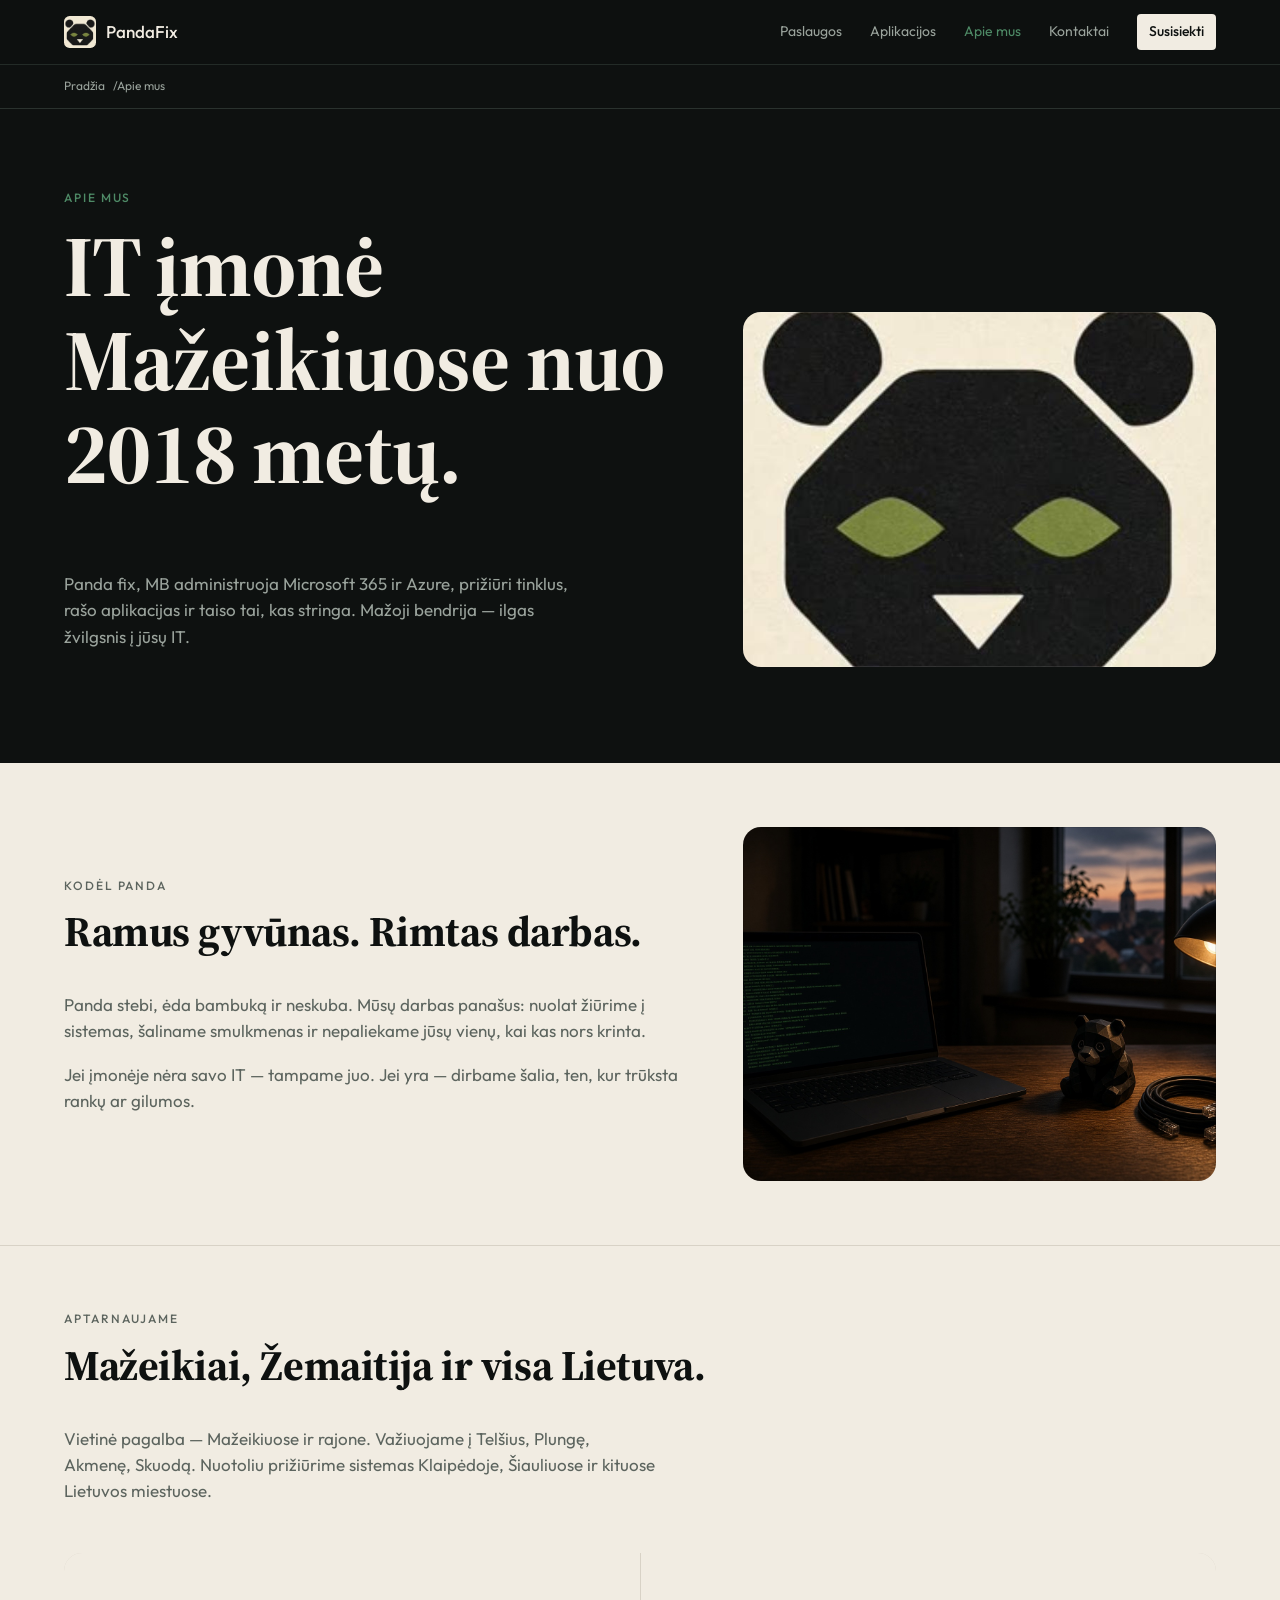
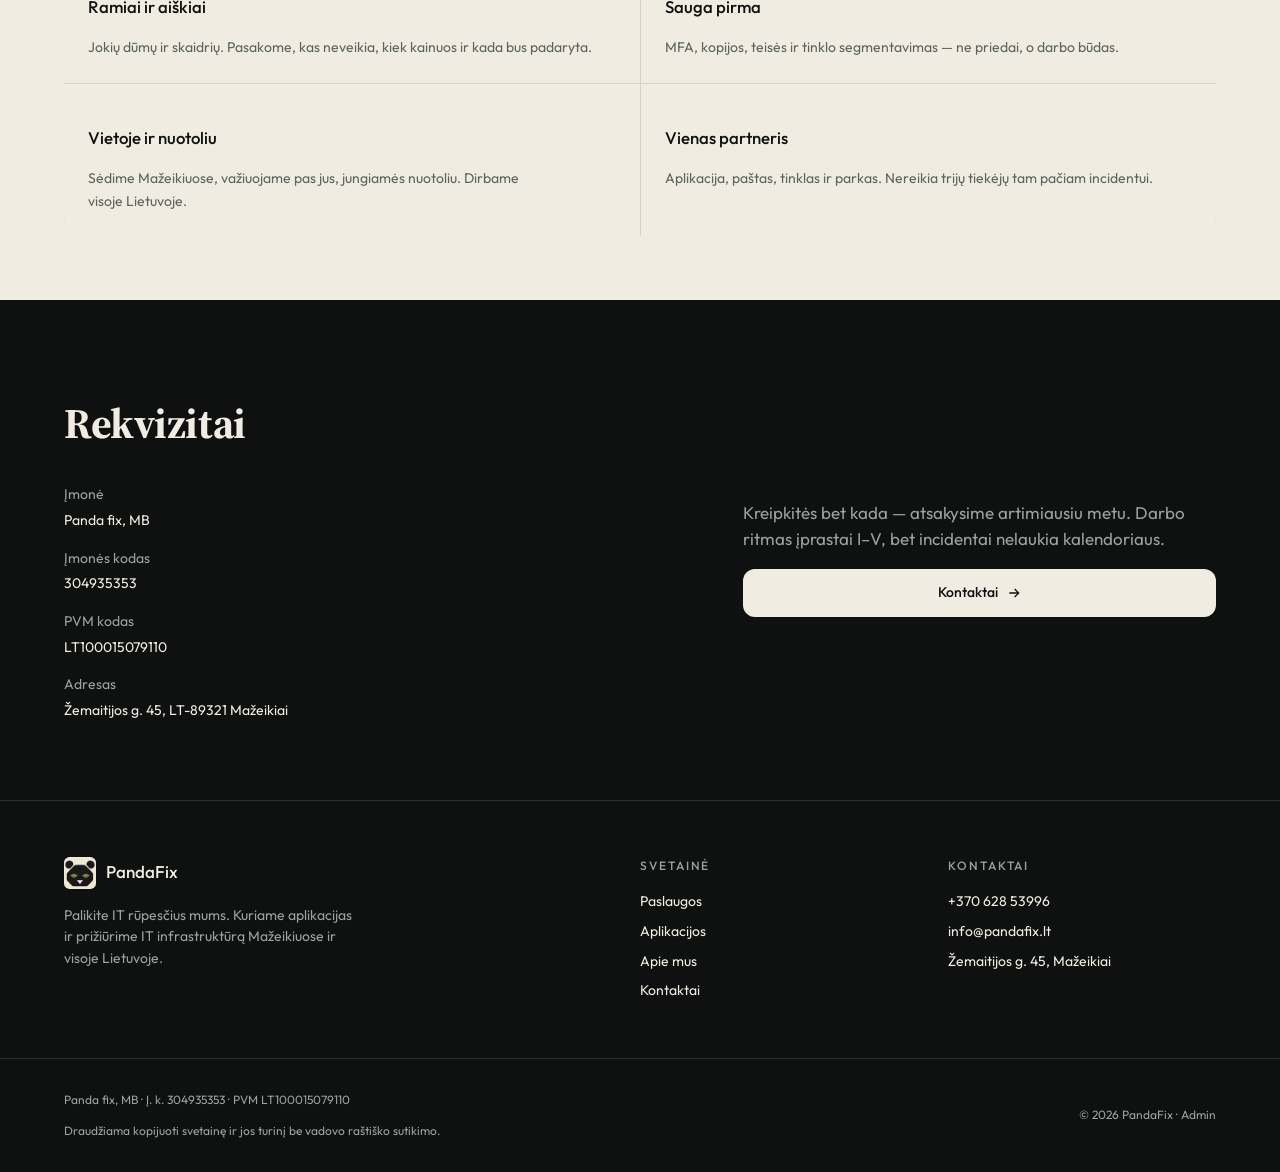
<file: apie/index.html>
<!DOCTYPE html>
<html lang="lt">
<head>
  <meta charset="utf-8">
  <meta name="viewport" content="width=device-width, initial-scale=1">
  <title>Apie PandaFix — IT įmonė Mažeikiuose nuo 2018</title>
  <meta name="description" content="Panda fix, MB — IT įmonė Mažeikiuose nuo 2018 m. Aplikacijos, Microsoft 365, Azure, tinklai ir kasdienė pagalba visoje Lietuvoje. Žemaitijos g. 45.">
  <meta name="robots" content="index, follow, max-image-preview:large">
  <meta name="author" content="Panda fix, MB">
  <meta name="geo.region" content="LT">
  <meta name="geo.placename" content="Mažeikiai">
  <meta name="geo.position" content="56.3041177;22.3367916">
  <meta name="ICBM" content="56.3041177, 22.3367916">
  <link rel="canonical" href="https://pandafix.lt/apie/">
  <link rel="alternate" hreflang="lt" href="https://pandafix.lt/apie/">
  <link rel="alternate" hreflang="x-default" href="https://pandafix.lt/apie/">
  <link rel="icon" type="image/png" sizes="32x32" href="../favicon.png">
  <link rel="icon" href="../favicon.ico">
  <link rel="apple-touch-icon" href="../apple-touch-icon.png">
  <meta property="og:type" content="website">
  <meta property="og:locale" content="lt_LT">
  <meta property="og:site_name" content="PandaFix">
  <meta property="og:title" content="Apie PandaFix — IT įmonė Mažeikiuose nuo 2018">
  <meta property="og:description" content="Panda fix, MB — IT įmonė Mažeikiuose nuo 2018 m. Aplikacijos, Microsoft 365, Azure, tinklai ir kasdienė pagalba visoje Lietuvoje. Žemaitijos g. 45.">
  <meta property="og:url" content="https://pandafix.lt/apie/">
  <meta property="og:image" content="https://pandafix.lt/og.jpg">
  <meta name="twitter:card" content="summary_large_image">
  <meta name="twitter:title" content="Apie PandaFix — IT įmonė Mažeikiuose nuo 2018">
  <meta name="twitter:description" content="Panda fix, MB — IT įmonė Mažeikiuose nuo 2018 m. Aplikacijos, Microsoft 365, Azure, tinklai ir kasdienė pagalba visoje Lietuvoje. Žemaitijos g. 45.">
  <meta name="twitter:image" content="https://pandafix.lt/og.jpg">
  <meta name="theme-color" content="#0e1110">
  <link rel="preconnect" href="https://fonts.googleapis.com">
  <link rel="preconnect" href="https://fonts.gstatic.com" crossorigin>
  <link rel="stylesheet" href="https://fonts.googleapis.com/css2?family=Source+Serif+4:opsz,wght@8..60,500;8..60,600&family=Outfit:wght@400;500;600&display=swap">
  <link rel="stylesheet" href="../assets/site.css">
  <script type="application/ld+json">{"@context":"https://schema.org","@graph":[{"@type":["ProfessionalService","LocalBusiness"],"@id":"https://pandafix.lt/#imone","name":"PandaFix","legalName":"Panda fix, MB","url":"https://pandafix.lt","inLanguage":"lt-LT","image":["https://pandafix.lt/og.jpg","https://pandafix.lt/images/panda-mark.png"],"logo":"https://pandafix.lt/images/panda-mark.png","telephone":"+37062853996","email":"info@pandafix.lt","foundingDate":"2018-10-19","taxID":"304935353","vatID":"LT100015079110","priceRange":"€€","currenciesAccepted":"EUR","paymentAccepted":"Banko pavedimas","address":{"@type":"PostalAddress","streetAddress":"Žemaitijos g. 45","addressLocality":"Mažeikiai","addressRegion":"Telšių apskritis","postalCode":"LT-89321","addressCountry":"LT"},"geo":{"@type":"GeoCoordinates","latitude":56.3041177,"longitude":22.3367916},"hasMap":"https://maps.google.com/?q=%C5%BDemaitijos+g.+45,+Ma%C5%BEeikiai","areaServed":[{"@type":"City","name":"Mažeikiai"},{"@type":"AdministrativeArea","name":"Mažeikių rajonas"},{"@type":"AdministrativeArea","name":"Žemaitija"},{"@type":"Country","name":"Lietuva"}],"knowsLanguage":"lt","openingHoursSpecification":{"@type":"OpeningHoursSpecification","dayOfWeek":["Monday","Tuesday","Wednesday","Thursday","Friday"],"opens":"09:00","closes":"18:00"},"sameAs":["https://www.facebook.com/pandafixtech"],"slogan":"Palikite IT rūpesčius mums.","description":"IT paslaugos Mažeikiuose ir visoje Lietuvoje: Microsoft 365, Azure, tinklai, kompiuterių remontas, IT parkų priežiūra ir verslo aplikacijų kūrimas."},{"@type":"WebSite","@id":"https://pandafix.lt/#svetaine","url":"https://pandafix.lt","name":"PandaFix","inLanguage":"lt-LT","publisher":{"@id":"https://pandafix.lt/#imone"}}]}</script>
  <script type="application/ld+json">{"@context":"https://schema.org","@type":"BreadcrumbList","itemListElement":[{"@type":"ListItem","position":1,"name":"Pradžia","item":"https://pandafix.lt"},{"@type":"ListItem","position":2,"name":"Apie mus","item":"https://pandafix.lt/apie/"}]}</script>
</head>
<body>
  <a class="skip" href="#turinys">Pereiti prie turinio</a>
  <header class="hdr">
    <div class="wrap hdr-in">
      <a class="brand" href="../"><img class="mark" src="../images/panda-mark.png" alt="" width="64" height="64"><span>PandaFix</span></a>
      <nav class="nav-desk" aria-label="Pagrindinis"><a href="../paslaugos/">Paslaugos</a><a href="../aplikacijos/">Aplikacijos</a><a href="../apie/" aria-current="page">Apie mus</a><a href="../kontaktai/">Kontaktai</a>
        <a class="btn btn-sm" href="../kontaktai/">Susisiekti</a>
      </nav>
      <button class="menu-btn" type="button" aria-expanded="false" aria-controls="mobilus-meniu" aria-label="Atidaryti meniu">
        <span class="menu-icon"></span>
      </button>
    </div>
    <div id="mobilus-meniu" class="nav-mob" hidden>
      <nav class="wrap" aria-label="Mobilusis meniu"><a href="../paslaugos/">Paslaugos</a><a href="../aplikacijos/">Aplikacijos</a><a href="../apie/">Apie mus</a><a href="../kontaktai/">Kontaktai</a>
        <a class="btn" href="../kontaktai/">Susisiekti</a>
      </nav>
    </div>
  </header>
  <main id="turinys">
      <nav class="crumbs" aria-label="Kelias">
    <ol class="wrap">
      <li><a href="../">Pradžia</a></li>
      <li><span aria-hidden="true">/</span><a href="../apie/">Apie mus</a></li>
    </ol>
  </nav>
      <section class="hero">
        <div class="wrap hero-grid">
          <div>
            <p class="kicker moss rise">Apie mus</p>
            <h1 class="display rise d2">IT įmonė Mažeikiuose nuo 2018 metų.</h1>
            <p class="lead rise d3">Panda fix, MB administruoja Microsoft 365 ir Azure, prižiūri tinklus, rašo aplikacijas ir taiso tai, kas stringa. Mažoji bendrija — ilgas žvilgsnis į jūsų IT.</p>
          </div>
          <div class="media rise d3">
            <img src="../images/panda-mark.png" alt="PandaFix ženklas — geometrinė pandos emblema su žaliomis akimis" width="667" height="667">
          </div>
        </div>
      </section>
      <section class="paper">
        <div class="wrap section grid-2">
          <div>
            <p class="kicker ink-muted">Kodėl panda</p>
            <h2 class="title">Ramus gyvūnas. Rimtas darbas.</h2>
            <p class="ink-muted">Panda stebi, ėda bambuką ir neskuba. Mūsų darbas panašus: nuolat žiūrime į sistemas, šaliname smulkmenas ir nepaliekame jūsų vienų, kai kas nors krinta.</p>
            <p class="ink-muted">Jei įmonėje nėra savo IT — tampame juo. Jei yra — dirbame šalia, ten, kur trūksta rankų ar gilumos.</p>
          </div>
          <div class="media light">
            <img src="../images/hero-workshop.jpg" alt="PandaFix dirbtuvės Žemaitijos g. 45, Mažeikiai" width="1792" height="1008">
          </div>
        </div>
      </section>
      <section class="paper border-t-ink">
        <div class="wrap section">
          <p class="kicker ink-muted">Aptarnaujame</p>
          <h2 class="title">Mažeikiai, Žemaitija ir visa Lietuva.</h2>
          <p class="ink-muted measure">Vietinė pagalba — Mažeikiuose ir rajone. Važiuojame į Telšius, Plungę, Akmenę, Skuodą. Nuotoliu prižiūrime sistemas Klaipėdoje, Šiauliuose ir kituose Lietuvos miestuose.</p>
          <div class="cards cards-2">
            <article class="card"><h3>Ramiai ir aiškiai</h3><p>Jokių dūmų ir skaidrių. Pasakome, kas neveikia, kiek kainuos ir kada bus padaryta.</p></article><article class="card"><h3>Sauga pirma</h3><p>MFA, kopijos, teisės ir tinklo segmentavimas — ne priedai, o darbo būdas.</p></article><article class="card"><h3>Vietoje ir nuotoliu</h3><p>Sėdime Mažeikiuose, važiuojame pas jus, jungiamės nuotoliu. Dirbame visoje Lietuvoje.</p></article><article class="card"><h3>Vienas partneris</h3><p>Aplikacija, paštas, tinklas ir parkas. Nereikia trijų tiekėjų tam pačiam incidentui.</p></article>
          </div>
        </div>
      </section>
      <section class="ink">
        <div class="wrap section grid-2">
          <div>
            <h2 class="title">Rekvizitai</h2>
            <dl class="dl">
              <div><dt>Įmonė</dt><dd>Panda fix, MB</dd></div>
              <div><dt>Įmonės kodas</dt><dd>304935353</dd></div>
              <div><dt>PVM kodas</dt><dd>LT100015079110</dd></div>
              <div><dt>Adresas</dt><dd><a href="https://maps.google.com/?q=%C5%BDemaitijos+g.+45,+Ma%C5%BEeikiai" target="_blank" rel="noreferrer">Žemaitijos g. 45, LT-89321 Mažeikiai</a></dd></div>
            </dl>
          </div>
          <div class="end">
            <p class="muted">Kreipkitės bet kada — atsakysime artimiausiu metu. Darbo ritmas įprastai I–V, bet incidentai nelaukia kalendoriaus.</p>
            <a class="btn" href="../kontaktai/">Kontaktai <svg class="i" viewBox="0 0 24 24" fill="none" stroke="currentColor" stroke-width="2" aria-hidden="true"><path d="M5 12h14M13 6l6 6-6 6"/></svg></a>
          </div>
        </div>
      </section>
    </main>
  <footer class="ftr">
    <div class="wrap ftr-grid">
      <div class="ftr-brand">
        <div class="brand"><img class="mark" src="../images/panda-mark.png" alt="" width="64" height="64"><span>PandaFix</span></div>
        <p>Palikite IT rūpesčius mums. Kuriame aplikacijas ir prižiūrime IT infrastruktūrą Mažeikiuose ir visoje Lietuvoje.</p>
      </div>
      <div>
        <p class="kicker muted">Svetainė</p>
        <ul><li><a href="../paslaugos/">Paslaugos</a></li><li><a href="../aplikacijos/">Aplikacijos</a></li><li><a href="../apie/">Apie mus</a></li><li><a href="../kontaktai/">Kontaktai</a></li></ul>
      </div>
      <div>
        <p class="kicker muted">Kontaktai</p>
        <ul>
          <li><a href="tel:+37062853996">+370 628 53996</a></li>
          <li><a href="mailto:info@pandafix.lt">info@pandafix.lt</a></li>
          <li><a href="https://maps.google.com/?q=%C5%BDemaitijos+g.+45,+Ma%C5%BEeikiai" target="_blank" rel="noreferrer">Žemaitijos g. 45, Mažeikiai</a></li>
        </ul>
      </div>
    </div>
    <div class="ftr-bar">
      <div class="wrap ftr-bar-in">
        <div>
          <p>Panda fix, MB · Į. k. 304935353 · PVM LT100015079110</p>
          <p>Draudžiama kopijuoti svetainę ir jos turinį be vadovo raštiško sutikimo.</p>
        </div>
        <p>© 2026 PandaFix · <a href="../admin/">Admin</a></p>
      </div>
    </div>
  </footer>
  <script src="../assets/site.js" defer></script>
</body>
</html>
</file>
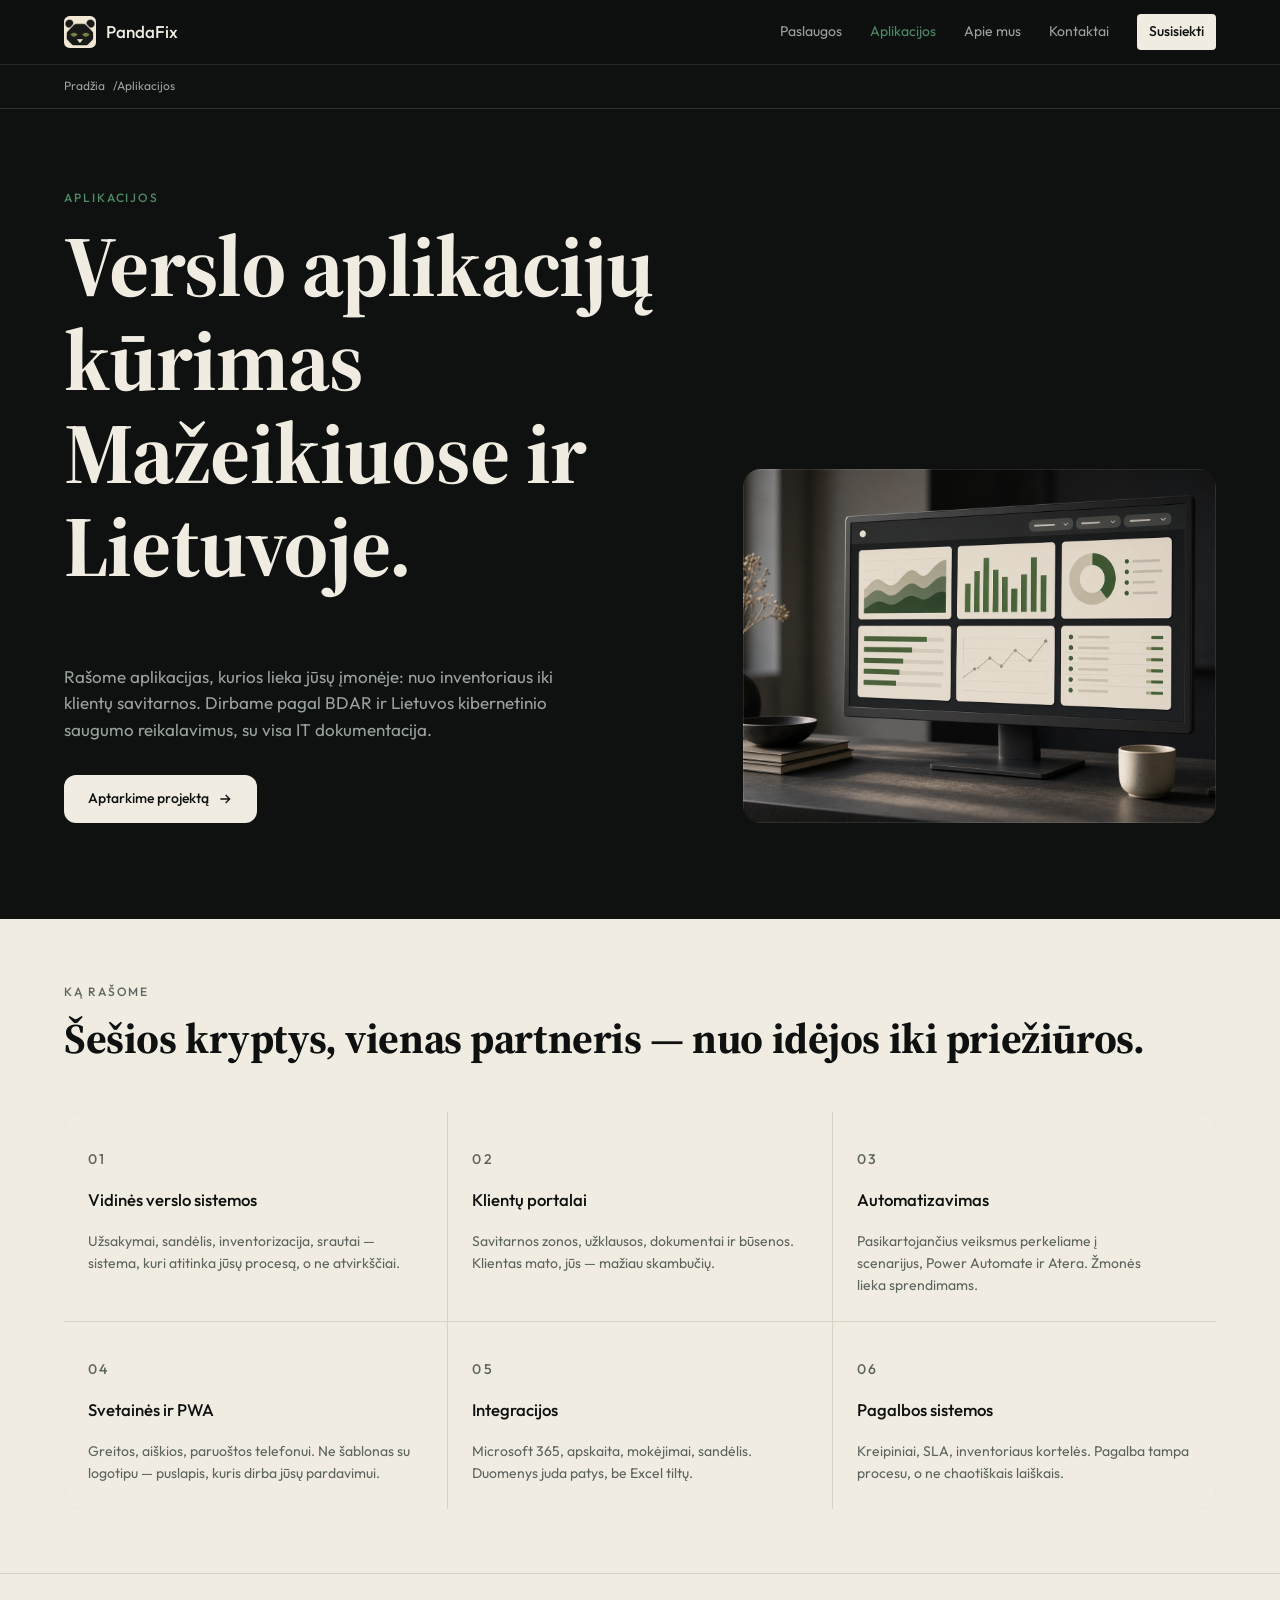
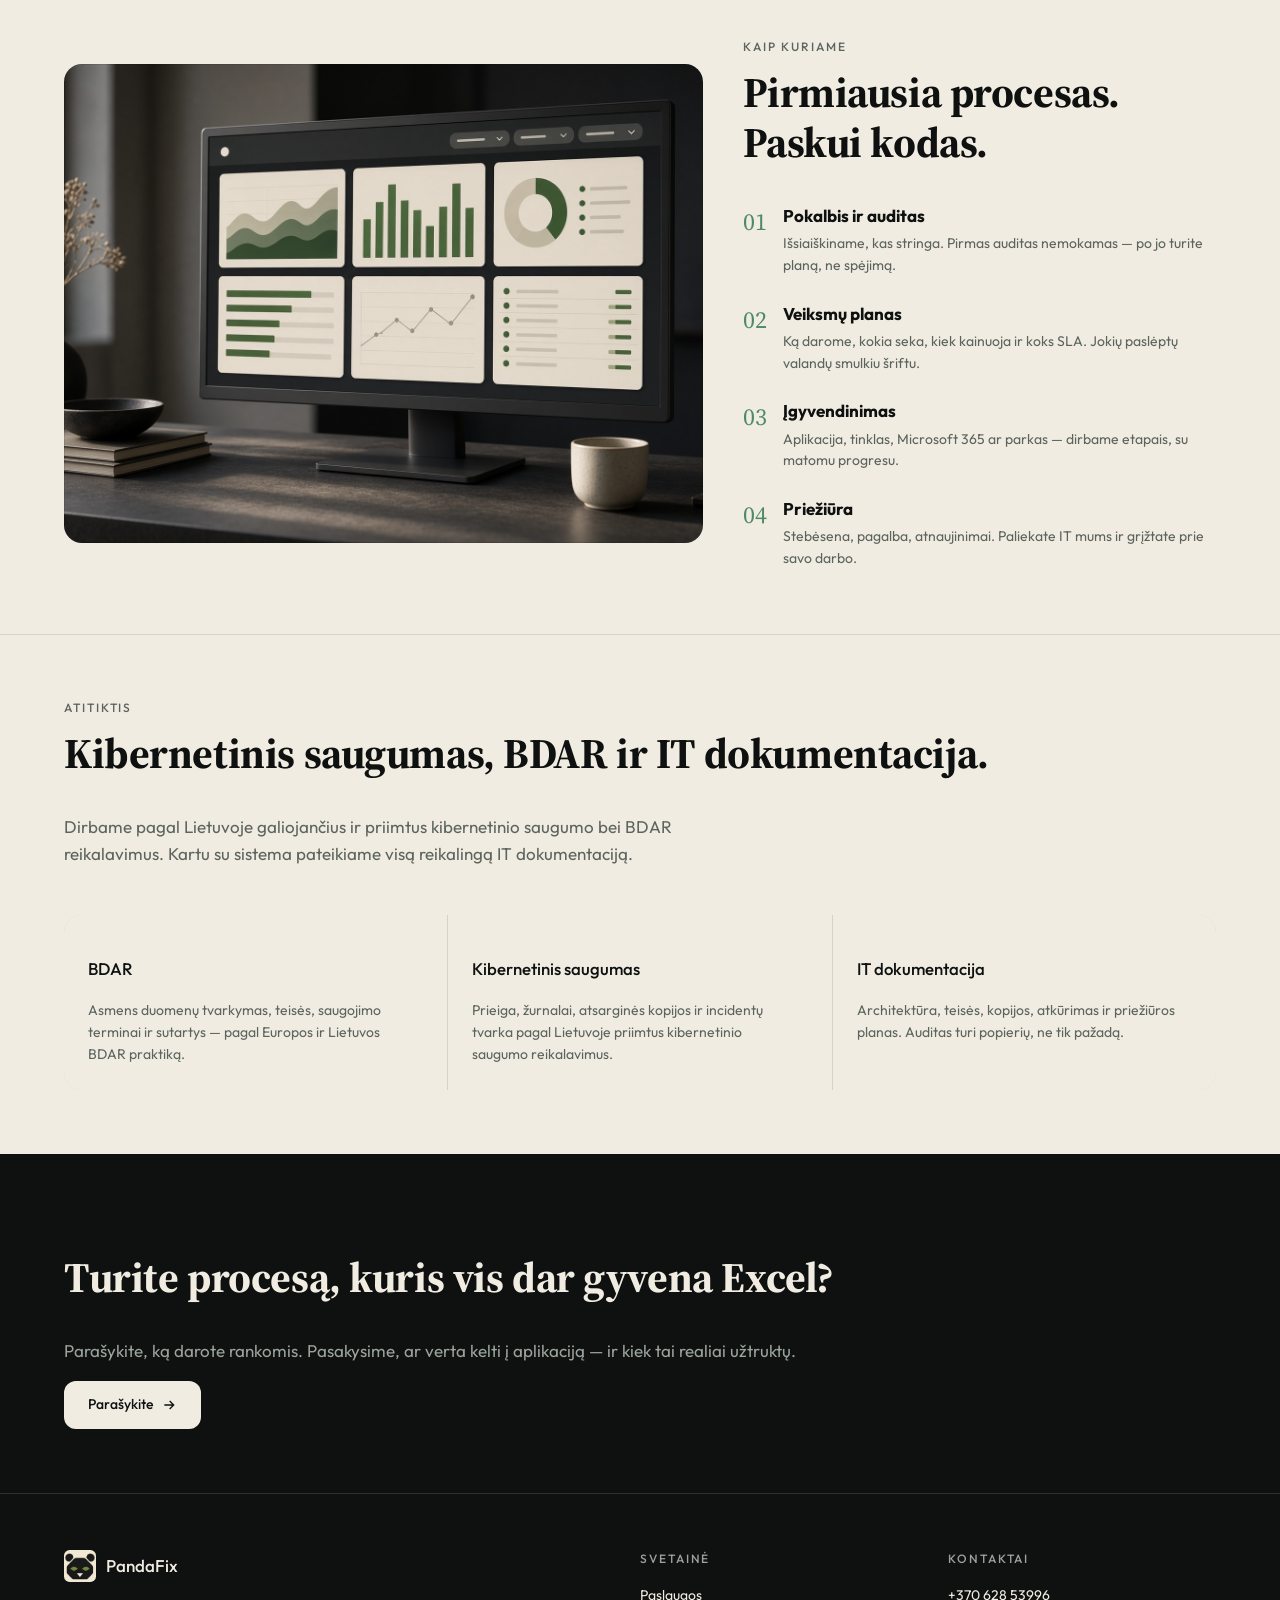
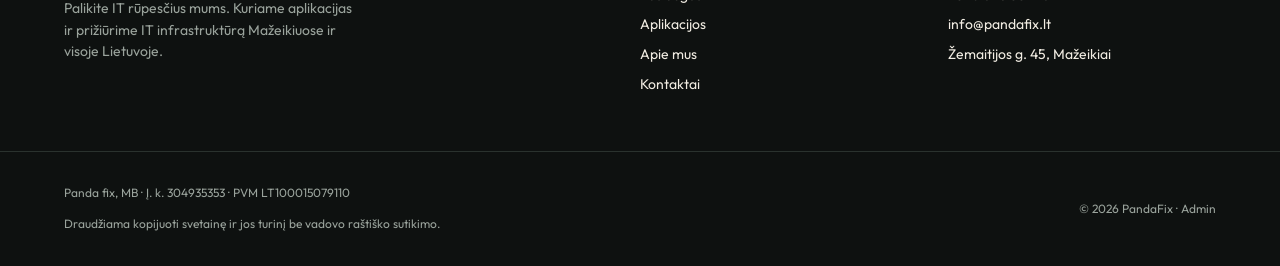
<file: aplikacijos/index.html>
<!DOCTYPE html>
<html lang="lt">
<head>
  <meta charset="utf-8">
  <meta name="viewport" content="width=device-width, initial-scale=1">
  <title>Verslo aplikacijų kūrimas Lietuvoje | PandaFix</title>
  <meta name="description" content="PandaFix kuria verslo aplikacijas Mažeikiuose ir visoje Lietuvoje pagal BDAR ir kibernetinio saugumo reikalavimus: vidinės sistemos, portalai, automatizavimas. Pateikiame visą IT dokumentaciją.">
  <meta name="robots" content="index, follow, max-image-preview:large">
  <meta name="author" content="Panda fix, MB">
  <meta name="geo.region" content="LT">
  <meta name="geo.placename" content="Mažeikiai">
  <meta name="geo.position" content="56.3041177;22.3367916">
  <meta name="ICBM" content="56.3041177, 22.3367916">
  <link rel="canonical" href="https://pandafix.lt/aplikacijos/">
  <link rel="alternate" hreflang="lt" href="https://pandafix.lt/aplikacijos/">
  <link rel="alternate" hreflang="x-default" href="https://pandafix.lt/aplikacijos/">
  <link rel="icon" type="image/png" sizes="32x32" href="../favicon.png">
  <link rel="icon" href="../favicon.ico">
  <link rel="apple-touch-icon" href="../apple-touch-icon.png">
  <meta property="og:type" content="website">
  <meta property="og:locale" content="lt_LT">
  <meta property="og:site_name" content="PandaFix">
  <meta property="og:title" content="Verslo aplikacijų kūrimas Lietuvoje | PandaFix">
  <meta property="og:description" content="PandaFix kuria verslo aplikacijas Mažeikiuose ir visoje Lietuvoje pagal BDAR ir kibernetinio saugumo reikalavimus: vidinės sistemos, portalai, automatizavimas. Pateikiame visą IT dokumentaciją.">
  <meta property="og:url" content="https://pandafix.lt/aplikacijos/">
  <meta property="og:image" content="https://pandafix.lt/og.jpg">
  <meta name="twitter:card" content="summary_large_image">
  <meta name="twitter:title" content="Verslo aplikacijų kūrimas Lietuvoje | PandaFix">
  <meta name="twitter:description" content="PandaFix kuria verslo aplikacijas Mažeikiuose ir visoje Lietuvoje pagal BDAR ir kibernetinio saugumo reikalavimus: vidinės sistemos, portalai, automatizavimas. Pateikiame visą IT dokumentaciją.">
  <meta name="twitter:image" content="https://pandafix.lt/og.jpg">
  <meta name="theme-color" content="#0e1110">
  <link rel="preconnect" href="https://fonts.googleapis.com">
  <link rel="preconnect" href="https://fonts.gstatic.com" crossorigin>
  <link rel="stylesheet" href="https://fonts.googleapis.com/css2?family=Source+Serif+4:opsz,wght@8..60,500;8..60,600&family=Outfit:wght@400;500;600&display=swap">
  <link rel="stylesheet" href="../assets/site.css">
  <script type="application/ld+json">{"@context":"https://schema.org","@graph":[{"@type":["ProfessionalService","LocalBusiness"],"@id":"https://pandafix.lt/#imone","name":"PandaFix","legalName":"Panda fix, MB","url":"https://pandafix.lt","inLanguage":"lt-LT","image":["https://pandafix.lt/og.jpg","https://pandafix.lt/images/panda-mark.png"],"logo":"https://pandafix.lt/images/panda-mark.png","telephone":"+37062853996","email":"info@pandafix.lt","foundingDate":"2018-10-19","taxID":"304935353","vatID":"LT100015079110","priceRange":"€€","currenciesAccepted":"EUR","paymentAccepted":"Banko pavedimas","address":{"@type":"PostalAddress","streetAddress":"Žemaitijos g. 45","addressLocality":"Mažeikiai","addressRegion":"Telšių apskritis","postalCode":"LT-89321","addressCountry":"LT"},"geo":{"@type":"GeoCoordinates","latitude":56.3041177,"longitude":22.3367916},"hasMap":"https://maps.google.com/?q=%C5%BDemaitijos+g.+45,+Ma%C5%BEeikiai","areaServed":[{"@type":"City","name":"Mažeikiai"},{"@type":"AdministrativeArea","name":"Mažeikių rajonas"},{"@type":"AdministrativeArea","name":"Žemaitija"},{"@type":"Country","name":"Lietuva"}],"knowsLanguage":"lt","openingHoursSpecification":{"@type":"OpeningHoursSpecification","dayOfWeek":["Monday","Tuesday","Wednesday","Thursday","Friday"],"opens":"09:00","closes":"18:00"},"sameAs":["https://www.facebook.com/pandafixtech"],"slogan":"Palikite IT rūpesčius mums.","description":"IT paslaugos Mažeikiuose ir visoje Lietuvoje: Microsoft 365, Azure, tinklai, kompiuterių remontas, IT parkų priežiūra ir verslo aplikacijų kūrimas."},{"@type":"WebSite","@id":"https://pandafix.lt/#svetaine","url":"https://pandafix.lt","name":"PandaFix","inLanguage":"lt-LT","publisher":{"@id":"https://pandafix.lt/#imone"}}]}</script>
  <script type="application/ld+json">{"@context":"https://schema.org","@type":"BreadcrumbList","itemListElement":[{"@type":"ListItem","position":1,"name":"Pradžia","item":"https://pandafix.lt"},{"@type":"ListItem","position":2,"name":"Aplikacijos","item":"https://pandafix.lt/aplikacijos/"}]}</script>
</head>
<body>
  <a class="skip" href="#turinys">Pereiti prie turinio</a>
  <header class="hdr">
    <div class="wrap hdr-in">
      <a class="brand" href="../"><img class="mark" src="../images/panda-mark.png" alt="" width="64" height="64"><span>PandaFix</span></a>
      <nav class="nav-desk" aria-label="Pagrindinis"><a href="../paslaugos/">Paslaugos</a><a href="../aplikacijos/" aria-current="page">Aplikacijos</a><a href="../apie/">Apie mus</a><a href="../kontaktai/">Kontaktai</a>
        <a class="btn btn-sm" href="../kontaktai/">Susisiekti</a>
      </nav>
      <button class="menu-btn" type="button" aria-expanded="false" aria-controls="mobilus-meniu" aria-label="Atidaryti meniu">
        <span class="menu-icon"></span>
      </button>
    </div>
    <div id="mobilus-meniu" class="nav-mob" hidden>
      <nav class="wrap" aria-label="Mobilusis meniu"><a href="../paslaugos/">Paslaugos</a><a href="../aplikacijos/">Aplikacijos</a><a href="../apie/">Apie mus</a><a href="../kontaktai/">Kontaktai</a>
        <a class="btn" href="../kontaktai/">Susisiekti</a>
      </nav>
    </div>
  </header>
  <main id="turinys">
      <nav class="crumbs" aria-label="Kelias">
    <ol class="wrap">
      <li><a href="../">Pradžia</a></li>
      <li><span aria-hidden="true">/</span><a href="../aplikacijos/">Aplikacijos</a></li>
    </ol>
  </nav>
      <section class="hero">
        <div class="wrap hero-grid">
          <div>
            <p class="kicker moss rise">Aplikacijos</p>
            <h1 class="display rise d2">Verslo aplikacijų kūrimas Mažeikiuose ir Lietuvoje.</h1>
            <p class="lead rise d3">Rašome aplikacijas, kurios lieka jūsų įmonėje: nuo inventoriaus iki klientų savitarnos. Dirbame pagal BDAR ir Lietuvos kibernetinio saugumo reikalavimus, su visa IT dokumentacija.</p>
            <div class="row rise d4"><a class="btn" href="../kontaktai/">Aptarkime projektą <svg class="i" viewBox="0 0 24 24" fill="none" stroke="currentColor" stroke-width="2" aria-hidden="true"><path d="M5 12h14M13 6l6 6-6 6"/></svg></a></div>
          </div>
          <div class="media rise d3">
            <img src="../images/apps-desk.jpg" alt="Verslo aplikacijos kūrimas — PandaFix sistema monitoriuje" width="1792" height="1008">
          </div>
        </div>
      </section>
      <section class="paper">
        <div class="wrap section">
          <p class="kicker ink-muted">Ką rašome</p>
          <h2 class="title">Šešios kryptys, vienas partneris — nuo idėjos iki priežiūros.</h2>
          <div class="cards cards-3">
            <article class="card">
                <p class="kicker ink-muted">01</p>
                <h3>Vidinės verslo sistemos</h3>
                <p>Užsakymai, sandėlis, inventorizacija, srautai — sistema, kuri atitinka jūsų procesą, o ne atvirkščiai.</p>
              </article><article class="card">
                <p class="kicker ink-muted">02</p>
                <h3>Klientų portalai</h3>
                <p>Savitarnos zonos, užklausos, dokumentai ir būsenos. Klientas mato, jūs — mažiau skambučių.</p>
              </article><article class="card">
                <p class="kicker ink-muted">03</p>
                <h3>Automatizavimas</h3>
                <p>Pasikartojančius veiksmus perkeliame į scenarijus, Power Automate ir Atera. Žmonės lieka sprendimams.</p>
              </article><article class="card">
                <p class="kicker ink-muted">04</p>
                <h3>Svetainės ir PWA</h3>
                <p>Greitos, aiškios, paruoštos telefonui. Ne šablonas su logotipu — puslapis, kuris dirba jūsų pardavimui.</p>
              </article><article class="card">
                <p class="kicker ink-muted">05</p>
                <h3>Integracijos</h3>
                <p>Microsoft 365, apskaita, mokėjimai, sandėlis. Duomenys juda patys, be Excel tiltų.</p>
              </article><article class="card">
                <p class="kicker ink-muted">06</p>
                <h3>Pagalbos sistemos</h3>
                <p>Kreipiniai, SLA, inventoriaus kortelės. Pagalba tampa procesu, o ne chaotiškais laiškais.</p>
              </article>
          </div>
        </div>
      </section>
      <section class="paper border-t-ink">
        <div class="wrap section grid-2">
          <div class="media light">
            <img src="../images/apps-desk.jpg" alt="Aplikacijos kūrimo darbo vieta PandaFix" width="1792" height="1008">
          </div>
          <div>
            <p class="kicker ink-muted">Kaip kuriame</p>
            <h2 class="title">Pirmiausia procesas. Paskui kodas.</h2>
            <ol class="proc">
              <li><span class="n">01</span><div><strong>Pokalbis ir auditas</strong><p>Išsiaiškiname, kas stringa. Pirmas auditas nemokamas — po jo turite planą, ne spėjimą.</p></div></li><li><span class="n">02</span><div><strong>Veiksmų planas</strong><p>Ką darome, kokia seka, kiek kainuoja ir koks SLA. Jokių paslėptų valandų smulkiu šriftu.</p></div></li><li><span class="n">03</span><div><strong>Įgyvendinimas</strong><p>Aplikacija, tinklas, Microsoft 365 ar parkas — dirbame etapais, su matomu progresu.</p></div></li><li><span class="n">04</span><div><strong>Priežiūra</strong><p>Stebėsena, pagalba, atnaujinimai. Paliekate IT mums ir grįžtate prie savo darbo.</p></div></li>
            </ol>
          </div>
        </div>
      </section>
      <section class="paper border-t-ink">
        <div class="wrap section">
          <p class="kicker ink-muted">Atitiktis</p>
          <h2 class="title">Kibernetinis saugumas, BDAR ir IT dokumentacija.</h2>
          <p class="ink-muted measure">Dirbame pagal Lietuvoje galiojančius ir priimtus kibernetinio saugumo bei BDAR reikalavimus. Kartu su sistema pateikiame visą reikalingą IT dokumentaciją.</p>
          <div class="cards cards-3">
            <article class="card">
                <h3>BDAR</h3>
                <p>Asmens duomenų tvarkymas, teisės, saugojimo terminai ir sutartys — pagal Europos ir Lietuvos BDAR praktiką.</p>
              </article><article class="card">
                <h3>Kibernetinis saugumas</h3>
                <p>Prieiga, žurnalai, atsarginės kopijos ir incidentų tvarka pagal Lietuvoje priimtus kibernetinio saugumo reikalavimus.</p>
              </article><article class="card">
                <h3>IT dokumentacija</h3>
                <p>Architektūra, teisės, kopijos, atkūrimas ir priežiūros planas. Auditas turi popierių, ne tik pažadą.</p>
              </article>
          </div>
        </div>
      </section>
      <section class="ink">
        <div class="wrap section">
          <h2 class="title">Turite procesą, kuris vis dar gyvena Excel?</h2>
          <p class="muted">Parašykite, ką darote rankomis. Pasakysime, ar verta kelti į aplikaciją — ir kiek tai realiai užtruktų.</p>
          <a class="btn" href="../kontaktai/">Parašykite <svg class="i" viewBox="0 0 24 24" fill="none" stroke="currentColor" stroke-width="2" aria-hidden="true"><path d="M5 12h14M13 6l6 6-6 6"/></svg></a>
        </div>
      </section>
    </main>
  <footer class="ftr">
    <div class="wrap ftr-grid">
      <div class="ftr-brand">
        <div class="brand"><img class="mark" src="../images/panda-mark.png" alt="" width="64" height="64"><span>PandaFix</span></div>
        <p>Palikite IT rūpesčius mums. Kuriame aplikacijas ir prižiūrime IT infrastruktūrą Mažeikiuose ir visoje Lietuvoje.</p>
      </div>
      <div>
        <p class="kicker muted">Svetainė</p>
        <ul><li><a href="../paslaugos/">Paslaugos</a></li><li><a href="../aplikacijos/">Aplikacijos</a></li><li><a href="../apie/">Apie mus</a></li><li><a href="../kontaktai/">Kontaktai</a></li></ul>
      </div>
      <div>
        <p class="kicker muted">Kontaktai</p>
        <ul>
          <li><a href="tel:+37062853996">+370 628 53996</a></li>
          <li><a href="mailto:info@pandafix.lt">info@pandafix.lt</a></li>
          <li><a href="https://maps.google.com/?q=%C5%BDemaitijos+g.+45,+Ma%C5%BEeikiai" target="_blank" rel="noreferrer">Žemaitijos g. 45, Mažeikiai</a></li>
        </ul>
      </div>
    </div>
    <div class="ftr-bar">
      <div class="wrap ftr-bar-in">
        <div>
          <p>Panda fix, MB · Į. k. 304935353 · PVM LT100015079110</p>
          <p>Draudžiama kopijuoti svetainę ir jos turinį be vadovo raštiško sutikimo.</p>
        </div>
        <p>© 2026 PandaFix · <a href="../admin/">Admin</a></p>
      </div>
    </div>
  </footer>
  <script src="../assets/site.js" defer></script>
</body>
</html>
</file>
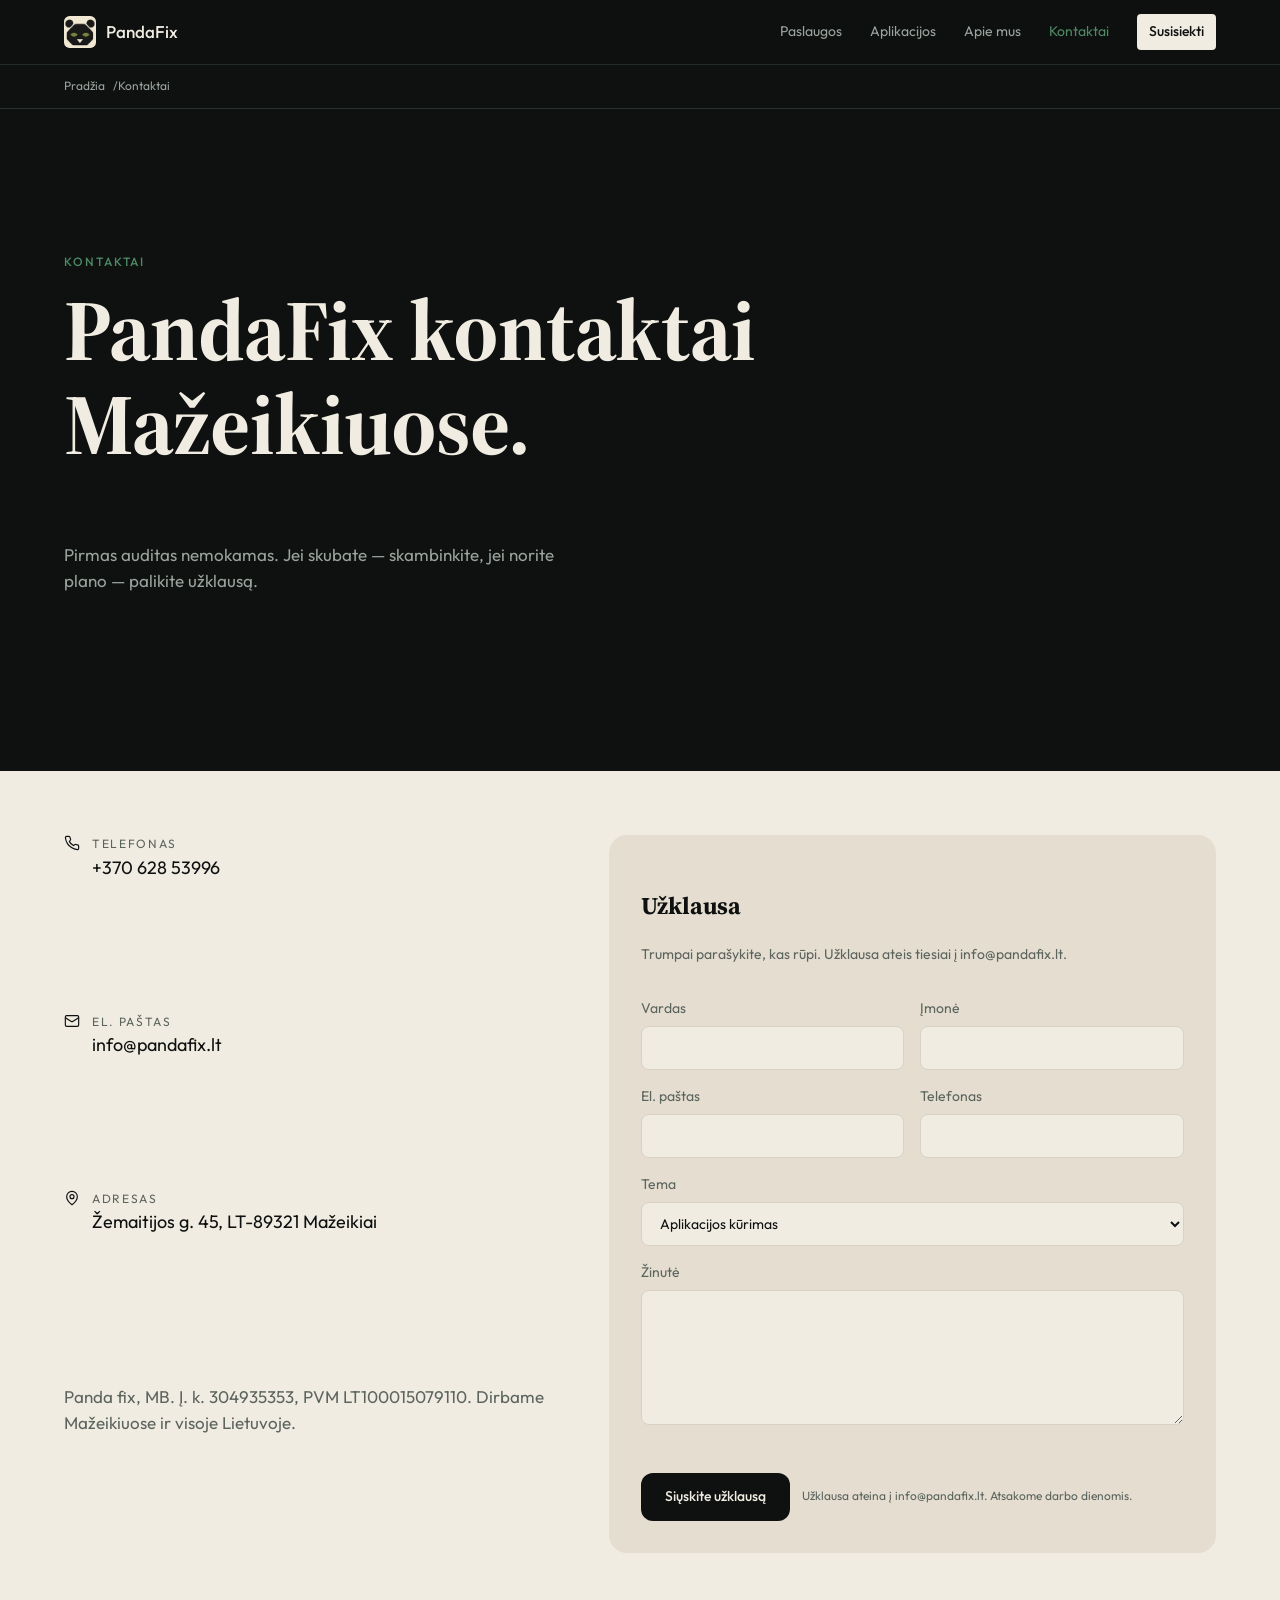
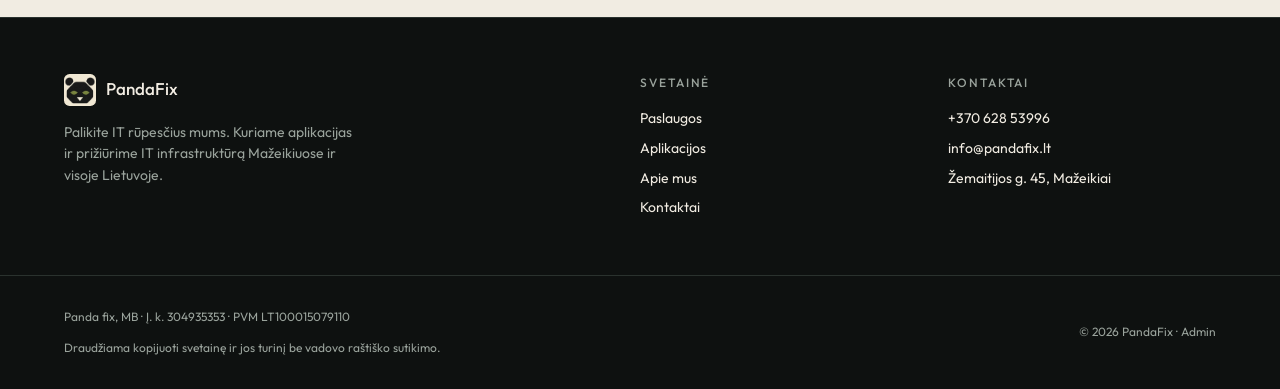
<file: kontaktai/index.html>
<!DOCTYPE html>
<html lang="lt">
<head>
  <meta charset="utf-8">
  <meta name="viewport" content="width=device-width, initial-scale=1">
  <title>Kontaktai Mažeikiuose | PandaFix — +370 628 53996</title>
  <meta name="description" content="Susisiekite su PandaFix Mažeikiuose: +370 628 53996, info@pandafix.lt, Žemaitijos g. 45. IT paslaugos ir aplikacijos. Pirmas auditas nemokamas.">
  <meta name="robots" content="index, follow, max-image-preview:large">
  <meta name="author" content="Panda fix, MB">
  <meta name="geo.region" content="LT">
  <meta name="geo.placename" content="Mažeikiai">
  <meta name="geo.position" content="56.3041177;22.3367916">
  <meta name="ICBM" content="56.3041177, 22.3367916">
  <link rel="canonical" href="https://pandafix.lt/kontaktai/">
  <link rel="alternate" hreflang="lt" href="https://pandafix.lt/kontaktai/">
  <link rel="alternate" hreflang="x-default" href="https://pandafix.lt/kontaktai/">
  <link rel="icon" type="image/png" sizes="32x32" href="../favicon.png">
  <link rel="icon" href="../favicon.ico">
  <link rel="apple-touch-icon" href="../apple-touch-icon.png">
  <meta property="og:type" content="website">
  <meta property="og:locale" content="lt_LT">
  <meta property="og:site_name" content="PandaFix">
  <meta property="og:title" content="Kontaktai Mažeikiuose | PandaFix — +370 628 53996">
  <meta property="og:description" content="Susisiekite su PandaFix Mažeikiuose: +370 628 53996, info@pandafix.lt, Žemaitijos g. 45. IT paslaugos ir aplikacijos. Pirmas auditas nemokamas.">
  <meta property="og:url" content="https://pandafix.lt/kontaktai/">
  <meta property="og:image" content="https://pandafix.lt/og.jpg">
  <meta name="twitter:card" content="summary_large_image">
  <meta name="twitter:title" content="Kontaktai Mažeikiuose | PandaFix — +370 628 53996">
  <meta name="twitter:description" content="Susisiekite su PandaFix Mažeikiuose: +370 628 53996, info@pandafix.lt, Žemaitijos g. 45. IT paslaugos ir aplikacijos. Pirmas auditas nemokamas.">
  <meta name="twitter:image" content="https://pandafix.lt/og.jpg">
  <meta name="theme-color" content="#0e1110">
  <link rel="preconnect" href="https://fonts.googleapis.com">
  <link rel="preconnect" href="https://fonts.gstatic.com" crossorigin>
  <link rel="stylesheet" href="https://fonts.googleapis.com/css2?family=Source+Serif+4:opsz,wght@8..60,500;8..60,600&family=Outfit:wght@400;500;600&display=swap">
  <link rel="stylesheet" href="../assets/site.css">
  <script type="application/ld+json">{"@context":"https://schema.org","@graph":[{"@type":["ProfessionalService","LocalBusiness"],"@id":"https://pandafix.lt/#imone","name":"PandaFix","legalName":"Panda fix, MB","url":"https://pandafix.lt","inLanguage":"lt-LT","image":["https://pandafix.lt/og.jpg","https://pandafix.lt/images/panda-mark.png"],"logo":"https://pandafix.lt/images/panda-mark.png","telephone":"+37062853996","email":"info@pandafix.lt","foundingDate":"2018-10-19","taxID":"304935353","vatID":"LT100015079110","priceRange":"€€","currenciesAccepted":"EUR","paymentAccepted":"Banko pavedimas","address":{"@type":"PostalAddress","streetAddress":"Žemaitijos g. 45","addressLocality":"Mažeikiai","addressRegion":"Telšių apskritis","postalCode":"LT-89321","addressCountry":"LT"},"geo":{"@type":"GeoCoordinates","latitude":56.3041177,"longitude":22.3367916},"hasMap":"https://maps.google.com/?q=%C5%BDemaitijos+g.+45,+Ma%C5%BEeikiai","areaServed":[{"@type":"City","name":"Mažeikiai"},{"@type":"AdministrativeArea","name":"Mažeikių rajonas"},{"@type":"AdministrativeArea","name":"Žemaitija"},{"@type":"Country","name":"Lietuva"}],"knowsLanguage":"lt","openingHoursSpecification":{"@type":"OpeningHoursSpecification","dayOfWeek":["Monday","Tuesday","Wednesday","Thursday","Friday"],"opens":"09:00","closes":"18:00"},"sameAs":["https://www.facebook.com/pandafixtech"],"slogan":"Palikite IT rūpesčius mums.","description":"IT paslaugos Mažeikiuose ir visoje Lietuvoje: Microsoft 365, Azure, tinklai, kompiuterių remontas, IT parkų priežiūra ir verslo aplikacijų kūrimas."},{"@type":"WebSite","@id":"https://pandafix.lt/#svetaine","url":"https://pandafix.lt","name":"PandaFix","inLanguage":"lt-LT","publisher":{"@id":"https://pandafix.lt/#imone"}}]}</script>
  <script type="application/ld+json">{"@context":"https://schema.org","@type":"BreadcrumbList","itemListElement":[{"@type":"ListItem","position":1,"name":"Pradžia","item":"https://pandafix.lt"},{"@type":"ListItem","position":2,"name":"Kontaktai","item":"https://pandafix.lt/kontaktai/"}]}</script>
</head>
<body>
  <a class="skip" href="#turinys">Pereiti prie turinio</a>
  <header class="hdr">
    <div class="wrap hdr-in">
      <a class="brand" href="../"><img class="mark" src="../images/panda-mark.png" alt="" width="64" height="64"><span>PandaFix</span></a>
      <nav class="nav-desk" aria-label="Pagrindinis"><a href="../paslaugos/">Paslaugos</a><a href="../aplikacijos/">Aplikacijos</a><a href="../apie/">Apie mus</a><a href="../kontaktai/" aria-current="page">Kontaktai</a>
        <a class="btn btn-sm" href="../kontaktai/">Susisiekti</a>
      </nav>
      <button class="menu-btn" type="button" aria-expanded="false" aria-controls="mobilus-meniu" aria-label="Atidaryti meniu">
        <span class="menu-icon"></span>
      </button>
    </div>
    <div id="mobilus-meniu" class="nav-mob" hidden>
      <nav class="wrap" aria-label="Mobilusis meniu"><a href="../paslaugos/">Paslaugos</a><a href="../aplikacijos/">Aplikacijos</a><a href="../apie/">Apie mus</a><a href="../kontaktai/">Kontaktai</a>
        <a class="btn" href="../kontaktai/">Susisiekti</a>
      </nav>
    </div>
  </header>
  <main id="turinys">
      <nav class="crumbs" aria-label="Kelias">
    <ol class="wrap">
      <li><a href="../">Pradžia</a></li>
      <li><span aria-hidden="true">/</span><a href="../kontaktai/">Kontaktai</a></li>
    </ol>
  </nav>
      <section class="hero">
        <div class="wrap section">
          <p class="kicker moss rise">Kontaktai</p>
          <h1 class="display rise d2">PandaFix kontaktai Mažeikiuose.</h1>
          <p class="lead rise d3">Pirmas auditas nemokamas. Jei skubate — skambinkite, jei norite plano — palikite užklausą.</p>
        </div>
      </section>
      <section class="paper">
        <div class="wrap section contact-grid">
          <aside class="contact-aside">
            <a href="tel:+37062853996"><svg class="i" viewBox="0 0 24 24" fill="none" stroke="currentColor" stroke-width="1.75" aria-hidden="true"><path d="M22 16.92v3a2 2 0 0 1-2.18 2 19.79 19.79 0 0 1-8.63-3.07 19.5 19.5 0 0 1-6-6 19.79 19.79 0 0 1-3.07-8.67A2 2 0 0 1 4.11 2h3a2 2 0 0 1 2 1.72c.13.81.36 1.6.7 2.34a2 2 0 0 1-.45 2.11L8.09 9.91a16 16 0 0 0 6 6l1.74-1.27a2 2 0 0 1 2.11-.45c.74.34 1.53.57 2.34.7A2 2 0 0 1 22 16.92z"/></svg><span><small>Telefonas</small>+370 628 53996</span></a>
            <a href="mailto:info@pandafix.lt"><svg class="i" viewBox="0 0 24 24" fill="none" stroke="currentColor" stroke-width="1.75" aria-hidden="true"><rect x="2" y="4" width="20" height="16" rx="2"/><path d="m22 7-8.97 5.7a1.94 1.94 0 0 1-2.06 0L2 7"/></svg><span><small>El. paštas</small>info@pandafix.lt</span></a>
            <a href="https://maps.google.com/?q=%C5%BDemaitijos+g.+45,+Ma%C5%BEeikiai" target="_blank" rel="noreferrer"><svg class="i" viewBox="0 0 24 24" fill="none" stroke="currentColor" stroke-width="1.75" aria-hidden="true"><path d="M20 10c0 6-8 12-8 12s-8-6-8-12a8 8 0 0 1 16 0Z"/><circle cx="12" cy="10" r="3"/></svg><span><small>Adresas</small>Žemaitijos g. 45, LT-89321 Mažeikiai</span></a>
            <p class="ink-muted">Panda fix, MB. Į. k. 304935353, PVM LT100015079110. Dirbame Mažeikiuose ir visoje Lietuvoje.</p>
          </aside>
          <div class="form-card">
            <h2>Užklausa</h2>
            <p class="ink-muted">Trumpai parašykite, kas rūpi. Užklausa ateis tiesiai į info@pandafix.lt.</p>
            <form id="uzklausa" class="form" novalidate>
    <input type="text" name="_honey" tabindex="-1" autocomplete="off" class="honey" aria-hidden="true">
    <div class="form-2">
      <label><span>Vardas</span><input id="cf-name" name="name" autocomplete="name" required></label>
      <label><span>Įmonė</span><input id="cf-company" name="company" autocomplete="organization"></label>
    </div>
    <div class="form-2">
      <label><span>El. paštas</span><input id="cf-email" name="email" type="email" autocomplete="email"></label>
      <label><span>Telefonas</span><input id="cf-phone" name="phone" type="tel" autocomplete="tel"></label>
    </div>
    <label><span>Tema</span><select id="cf-topic" name="topic"><option value="Aplikacijos kūrimas">Aplikacijos kūrimas</option><option value="IT priežiūra / SLA">IT priežiūra / SLA</option><option value="Microsoft 365 ir Azure">Microsoft 365 ir Azure</option><option value="Tinklai">Tinklai</option><option value="Kompiuterių remontas">Kompiuterių remontas</option><option value="Nemokamas auditas">Nemokamas auditas</option><option value="Kita">Kita</option></select></label>
    <label><span>Žinutė</span><textarea id="cf-message" name="message" rows="5" required></textarea></label>
    <p class="form-err" id="cf-error" role="alert" hidden></p>
    <div class="row">
      <button class="btn btn-ink" type="submit">Siųskite užklausą</button>
      <p class="hint">Užklausa ateina į info@pandafix.lt. Atsakome darbo dienomis.</p>
    </div>
  </form>
  <div id="cf-ok" class="form-ok" hidden>
    <p class="ok-title">Ačiū. Užklausa išsiųsta.</p>
    <p>Laiškas nukeliavo į info@pandafix.lt. Atsakysime darbo dienomis, dažniausiai tą pačią dieną. Jei skubate — skambinkite +370 628 53996.</p>
  </div>
          </div>
        </div>
      </section>
    </main>
  <footer class="ftr">
    <div class="wrap ftr-grid">
      <div class="ftr-brand">
        <div class="brand"><img class="mark" src="../images/panda-mark.png" alt="" width="64" height="64"><span>PandaFix</span></div>
        <p>Palikite IT rūpesčius mums. Kuriame aplikacijas ir prižiūrime IT infrastruktūrą Mažeikiuose ir visoje Lietuvoje.</p>
      </div>
      <div>
        <p class="kicker muted">Svetainė</p>
        <ul><li><a href="../paslaugos/">Paslaugos</a></li><li><a href="../aplikacijos/">Aplikacijos</a></li><li><a href="../apie/">Apie mus</a></li><li><a href="../kontaktai/">Kontaktai</a></li></ul>
      </div>
      <div>
        <p class="kicker muted">Kontaktai</p>
        <ul>
          <li><a href="tel:+37062853996">+370 628 53996</a></li>
          <li><a href="mailto:info@pandafix.lt">info@pandafix.lt</a></li>
          <li><a href="https://maps.google.com/?q=%C5%BDemaitijos+g.+45,+Ma%C5%BEeikiai" target="_blank" rel="noreferrer">Žemaitijos g. 45, Mažeikiai</a></li>
        </ul>
      </div>
    </div>
    <div class="ftr-bar">
      <div class="wrap ftr-bar-in">
        <div>
          <p>Panda fix, MB · Į. k. 304935353 · PVM LT100015079110</p>
          <p>Draudžiama kopijuoti svetainę ir jos turinį be vadovo raštiško sutikimo.</p>
        </div>
        <p>© 2026 PandaFix · <a href="../admin/">Admin</a></p>
      </div>
    </div>
  </footer>
  <script src="../assets/site.js" defer></script>
</body>
</html>
</file>
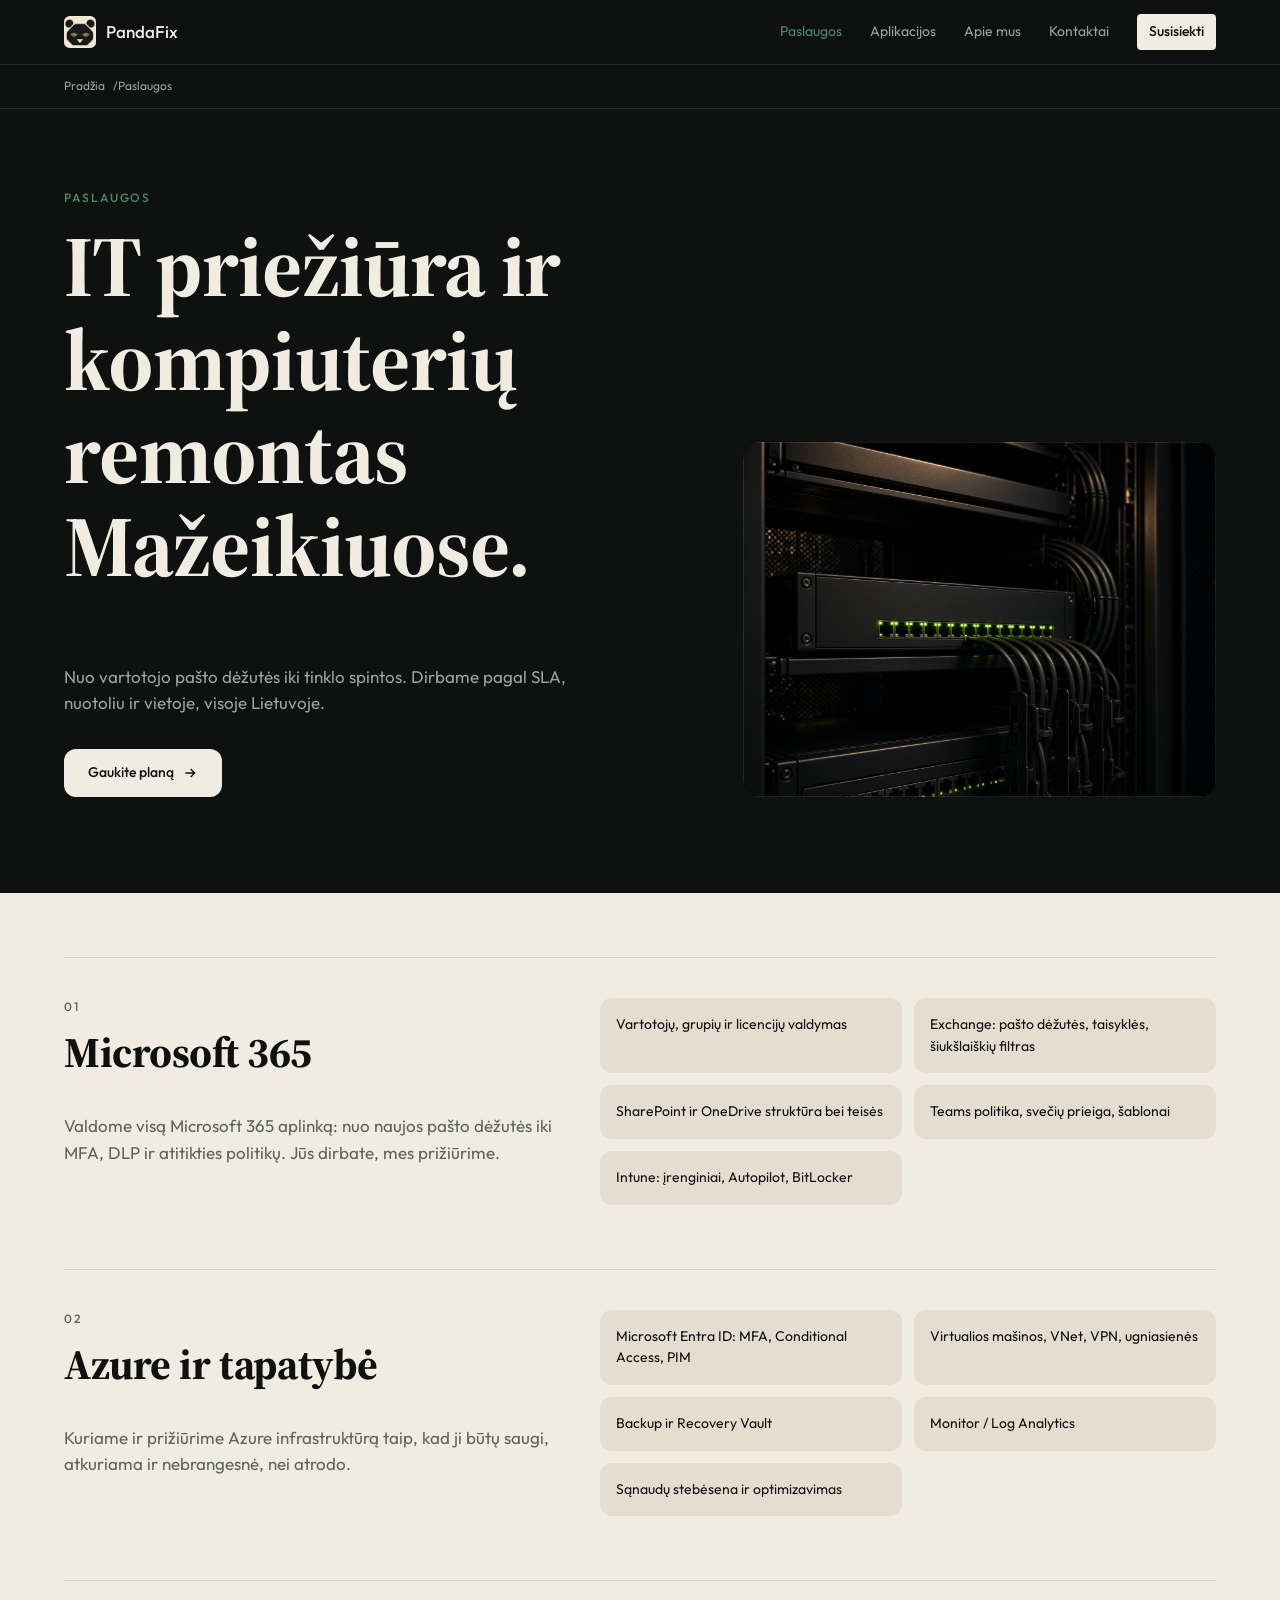
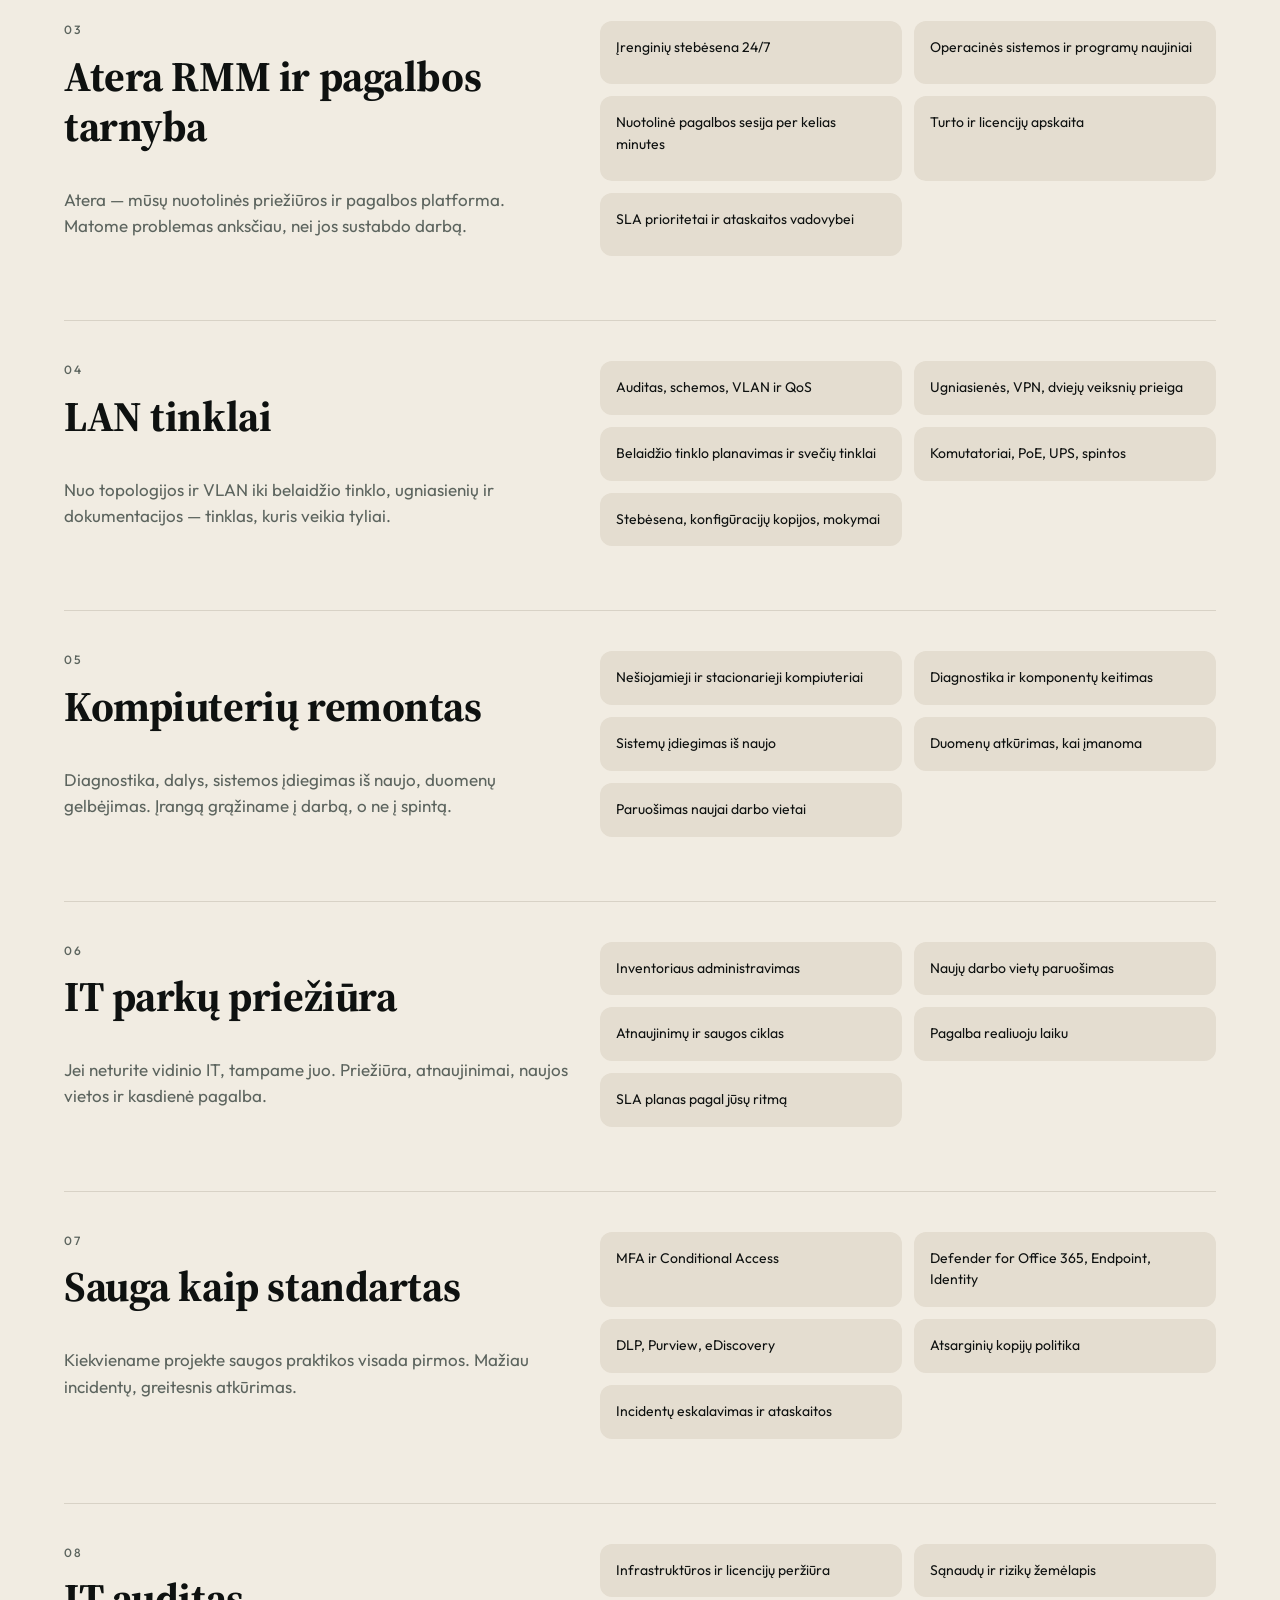
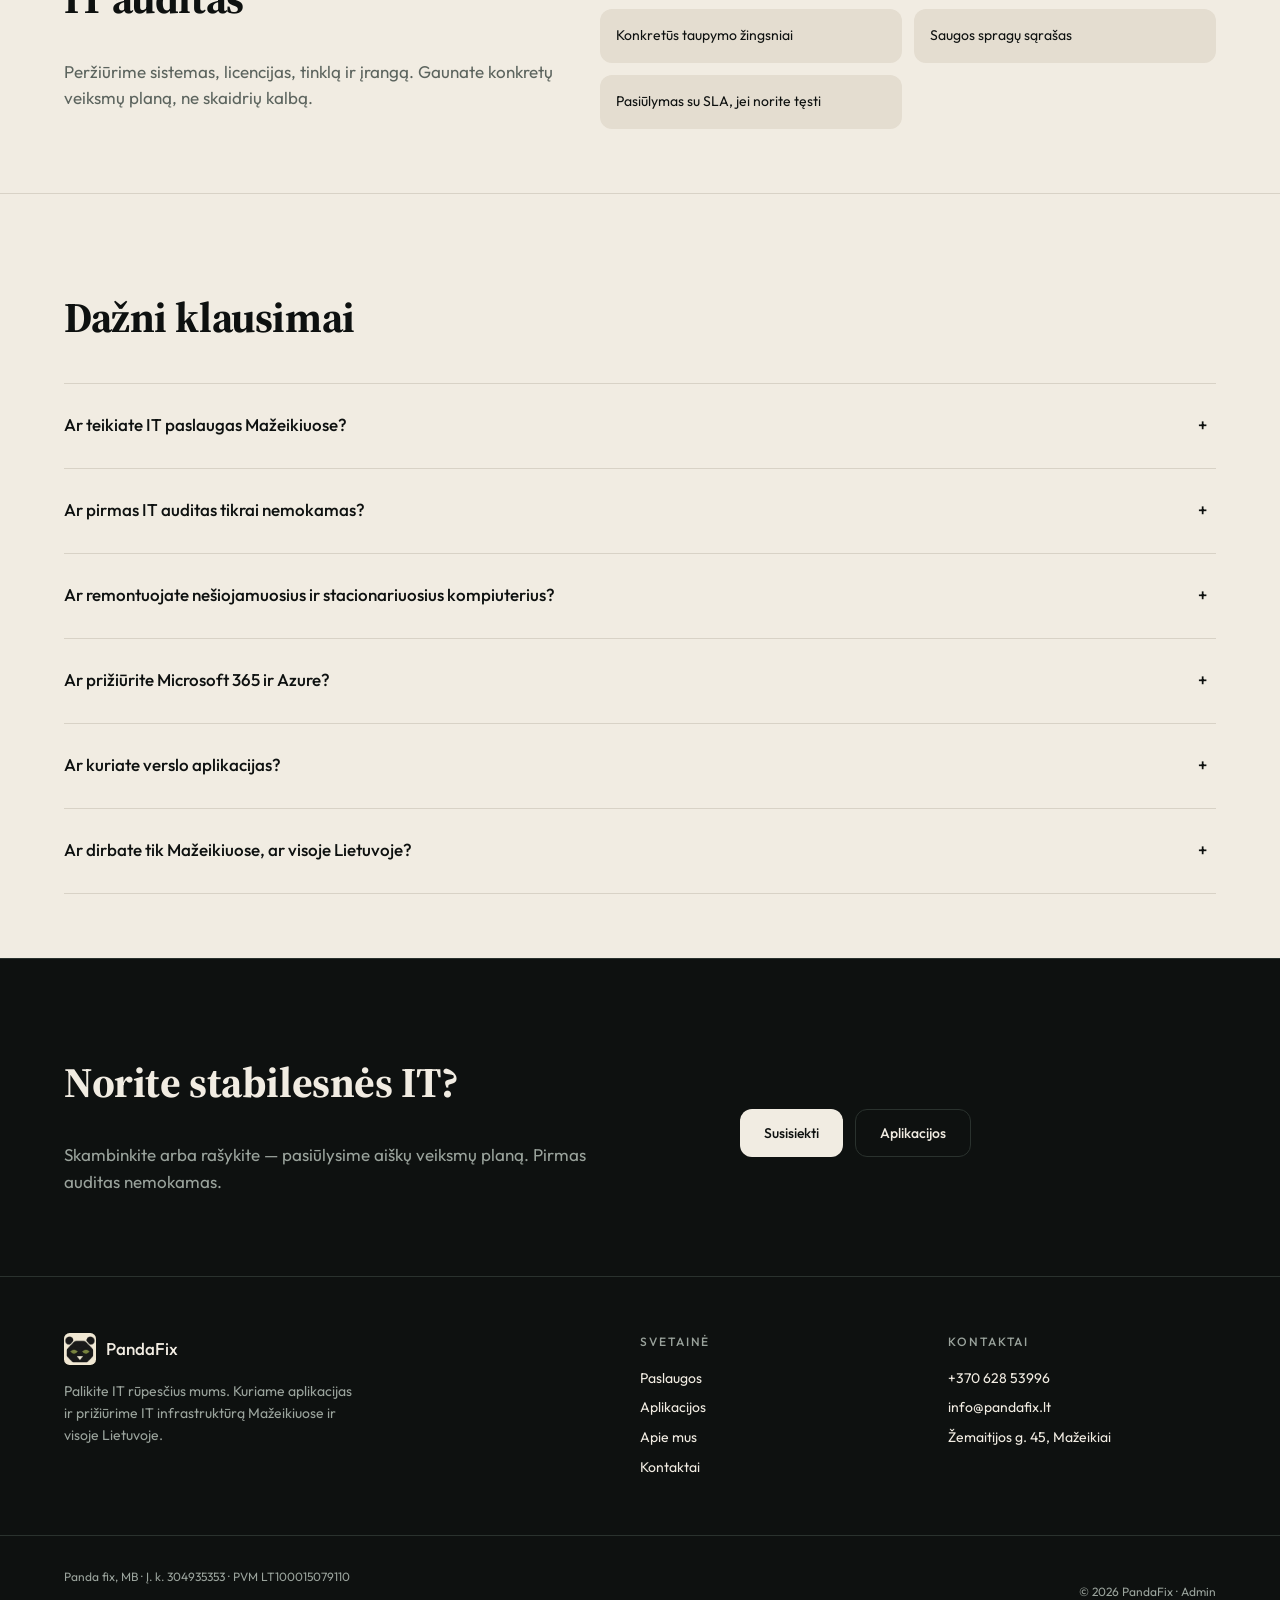
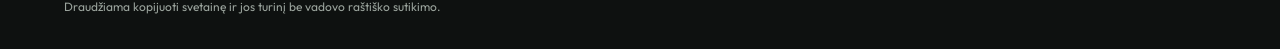
<file: paslaugos/index.html>
<!DOCTYPE html>
<html lang="lt">
<head>
  <meta charset="utf-8">
  <meta name="viewport" content="width=device-width, initial-scale=1">
  <title>IT priežiūra ir kompiuterių remontas Mažeikiuose | PandaFix</title>
  <meta name="description" content="IT paslaugos Mažeikiuose: Microsoft 365, Azure, Atera, LAN tinklai, kompiuterių remontas ir IT parkų priežiūra. PandaFix, Žemaitijos g. 45. Pirmas auditas nemokamas.">
  <meta name="robots" content="index, follow, max-image-preview:large">
  <meta name="author" content="Panda fix, MB">
  <meta name="geo.region" content="LT">
  <meta name="geo.placename" content="Mažeikiai">
  <meta name="geo.position" content="56.3041177;22.3367916">
  <meta name="ICBM" content="56.3041177, 22.3367916">
  <link rel="canonical" href="https://pandafix.lt/paslaugos/">
  <link rel="alternate" hreflang="lt" href="https://pandafix.lt/paslaugos/">
  <link rel="alternate" hreflang="x-default" href="https://pandafix.lt/paslaugos/">
  <link rel="icon" type="image/png" sizes="32x32" href="../favicon.png">
  <link rel="icon" href="../favicon.ico">
  <link rel="apple-touch-icon" href="../apple-touch-icon.png">
  <meta property="og:type" content="website">
  <meta property="og:locale" content="lt_LT">
  <meta property="og:site_name" content="PandaFix">
  <meta property="og:title" content="IT priežiūra ir kompiuterių remontas Mažeikiuose | PandaFix">
  <meta property="og:description" content="IT paslaugos Mažeikiuose: Microsoft 365, Azure, Atera, LAN tinklai, kompiuterių remontas ir IT parkų priežiūra. PandaFix, Žemaitijos g. 45. Pirmas auditas nemokamas.">
  <meta property="og:url" content="https://pandafix.lt/paslaugos/">
  <meta property="og:image" content="https://pandafix.lt/og.jpg">
  <meta name="twitter:card" content="summary_large_image">
  <meta name="twitter:title" content="IT priežiūra ir kompiuterių remontas Mažeikiuose | PandaFix">
  <meta name="twitter:description" content="IT paslaugos Mažeikiuose: Microsoft 365, Azure, Atera, LAN tinklai, kompiuterių remontas ir IT parkų priežiūra. PandaFix, Žemaitijos g. 45. Pirmas auditas nemokamas.">
  <meta name="twitter:image" content="https://pandafix.lt/og.jpg">
  <meta name="theme-color" content="#0e1110">
  <link rel="preconnect" href="https://fonts.googleapis.com">
  <link rel="preconnect" href="https://fonts.gstatic.com" crossorigin>
  <link rel="stylesheet" href="https://fonts.googleapis.com/css2?family=Source+Serif+4:opsz,wght@8..60,500;8..60,600&family=Outfit:wght@400;500;600&display=swap">
  <link rel="stylesheet" href="../assets/site.css">
  <script type="application/ld+json">{"@context":"https://schema.org","@graph":[{"@type":["ProfessionalService","LocalBusiness"],"@id":"https://pandafix.lt/#imone","name":"PandaFix","legalName":"Panda fix, MB","url":"https://pandafix.lt","inLanguage":"lt-LT","image":["https://pandafix.lt/og.jpg","https://pandafix.lt/images/panda-mark.png"],"logo":"https://pandafix.lt/images/panda-mark.png","telephone":"+37062853996","email":"info@pandafix.lt","foundingDate":"2018-10-19","taxID":"304935353","vatID":"LT100015079110","priceRange":"€€","currenciesAccepted":"EUR","paymentAccepted":"Banko pavedimas","address":{"@type":"PostalAddress","streetAddress":"Žemaitijos g. 45","addressLocality":"Mažeikiai","addressRegion":"Telšių apskritis","postalCode":"LT-89321","addressCountry":"LT"},"geo":{"@type":"GeoCoordinates","latitude":56.3041177,"longitude":22.3367916},"hasMap":"https://maps.google.com/?q=%C5%BDemaitijos+g.+45,+Ma%C5%BEeikiai","areaServed":[{"@type":"City","name":"Mažeikiai"},{"@type":"AdministrativeArea","name":"Mažeikių rajonas"},{"@type":"AdministrativeArea","name":"Žemaitija"},{"@type":"Country","name":"Lietuva"}],"knowsLanguage":"lt","openingHoursSpecification":{"@type":"OpeningHoursSpecification","dayOfWeek":["Monday","Tuesday","Wednesday","Thursday","Friday"],"opens":"09:00","closes":"18:00"},"sameAs":["https://www.facebook.com/pandafixtech"],"slogan":"Palikite IT rūpesčius mums.","description":"IT paslaugos Mažeikiuose ir visoje Lietuvoje: Microsoft 365, Azure, tinklai, kompiuterių remontas, IT parkų priežiūra ir verslo aplikacijų kūrimas."},{"@type":"WebSite","@id":"https://pandafix.lt/#svetaine","url":"https://pandafix.lt","name":"PandaFix","inLanguage":"lt-LT","publisher":{"@id":"https://pandafix.lt/#imone"}}]}</script>
  <script type="application/ld+json">{"@context":"https://schema.org","@type":"FAQPage","mainEntity":[{"@type":"Question","name":"Ar teikiate IT paslaugas Mažeikiuose?","acceptedAnswer":{"@type":"Answer","text":"Taip. PandaFix buveinė — Žemaitijos g. 45, Mažeikiai. Čia remontuojame kompiuterius, prižiūrime įmonių IT parkus ir važiuojame į vietą. Nuotoliu dirbame visoje Lietuvoje."}},{"@type":"Question","name":"Ar pirmas IT auditas tikrai nemokamas?","acceptedAnswer":{"@type":"Answer","text":"Taip. Pirmą auditą atliekame nemokamai: peržiūrime sistemas, licencijas, tinklą ir įrangą. Po jo gaunate konkretų veiksmų planą — be įsipareigojimo tęsti."}},{"@type":"Question","name":"Ar remontuojate nešiojamuosius ir stacionariuosius kompiuterius?","acceptedAnswer":{"@type":"Answer","text":"Taip. Atliekame sisteminį ir mechaninį remontą Mažeikiuose: diagnostiką, dalių keitimą, sistemos įdiegimą iš naujo ir duomenų atkūrimą, kai įmanoma."}},{"@type":"Question","name":"Ar prižiūrite Microsoft 365 ir Azure?","acceptedAnswer":{"@type":"Answer","text":"Taip. Administruojame Microsoft 365, Entra ID, Exchange, Teams, SharePoint, Intune ir Azure: tapatybę, serverius, kopijas ir sąnaudas. Sauga — kaip standartas."}},{"@type":"Question","name":"Ar kuriate verslo aplikacijas?","acceptedAnswer":{"@type":"Answer","text":"Taip. Rašome vidines sistemas, klientų portalus, svetaines ir integracijas su Microsoft 365. Pirma išsiaiškiname procesą, paskui rašome kodą. Dirbame pagal BDAR ir Lietuvos kibernetinio saugumo reikalavimus, pateikiame visą reikalingą IT dokumentaciją."}},{"@type":"Question","name":"Ar dirbate tik Mažeikiuose, ar visoje Lietuvoje?","acceptedAnswer":{"@type":"Answer","text":"Dirbame Mažeikiuose ir visoje Žemaitijoje — Telšiuose, Plungėje, Akmenėje, Skuode — taip pat Klaipėdoje, Šiauliuose ir kituose Lietuvos miestuose. Incidentus dažnai išsprendžiame nuotoliu tą pačią dieną."}}]}</script>
  <script type="application/ld+json">{"@context":"https://schema.org","@type":"BreadcrumbList","itemListElement":[{"@type":"ListItem","position":1,"name":"Pradžia","item":"https://pandafix.lt"},{"@type":"ListItem","position":2,"name":"Paslaugos","item":"https://pandafix.lt/paslaugos/"}]}</script>
</head>
<body>
  <a class="skip" href="#turinys">Pereiti prie turinio</a>
  <header class="hdr">
    <div class="wrap hdr-in">
      <a class="brand" href="../"><img class="mark" src="../images/panda-mark.png" alt="" width="64" height="64"><span>PandaFix</span></a>
      <nav class="nav-desk" aria-label="Pagrindinis"><a href="../paslaugos/" aria-current="page">Paslaugos</a><a href="../aplikacijos/">Aplikacijos</a><a href="../apie/">Apie mus</a><a href="../kontaktai/">Kontaktai</a>
        <a class="btn btn-sm" href="../kontaktai/">Susisiekti</a>
      </nav>
      <button class="menu-btn" type="button" aria-expanded="false" aria-controls="mobilus-meniu" aria-label="Atidaryti meniu">
        <span class="menu-icon"></span>
      </button>
    </div>
    <div id="mobilus-meniu" class="nav-mob" hidden>
      <nav class="wrap" aria-label="Mobilusis meniu"><a href="../paslaugos/">Paslaugos</a><a href="../aplikacijos/">Aplikacijos</a><a href="../apie/">Apie mus</a><a href="../kontaktai/">Kontaktai</a>
        <a class="btn" href="../kontaktai/">Susisiekti</a>
      </nav>
    </div>
  </header>
  <main id="turinys">
      <nav class="crumbs" aria-label="Kelias">
    <ol class="wrap">
      <li><a href="../">Pradžia</a></li>
      <li><span aria-hidden="true">/</span><a href="../paslaugos/">Paslaugos</a></li>
    </ol>
  </nav>
      <section class="hero">
        <div class="wrap hero-grid">
          <div>
            <p class="kicker moss rise">Paslaugos</p>
            <h1 class="display rise d2">IT priežiūra ir kompiuterių remontas Mažeikiuose.</h1>
            <p class="lead rise d3">Nuo vartotojo pašto dėžutės iki tinklo spintos. Dirbame pagal SLA, nuotoliu ir vietoje, visoje Lietuvoje.</p>
            <div class="row rise d4"><a class="btn" href="../kontaktai/">Gaukite planą <svg class="i" viewBox="0 0 24 24" fill="none" stroke="currentColor" stroke-width="2" aria-hidden="true"><path d="M5 12h14M13 6l6 6-6 6"/></svg></a></div>
          </div>
          <div class="media rise d3">
            <img src="../images/lan-rack.jpg" alt="LAN tinklų spinta ir komutatoriai — PandaFix Mažeikiai" width="1600" height="1200">
          </div>
        </div>
      </section>
      <section class="paper">
        <div class="wrap section stack">
          <article class="svc" id="m365">
              <div>
                <p class="kicker ink-muted">01</p>
                <h2 class="title">Microsoft 365</h2>
                <p class="ink-muted">Valdome visą Microsoft 365 aplinką: nuo naujos pašto dėžutės iki MFA, DLP ir atitikties politikų. Jūs dirbate, mes prižiūrime.</p>
              </div>
              <ul class="chips"><li>Vartotojų, grupių ir licencijų valdymas</li><li>Exchange: pašto dėžutės, taisyklės, šiukšlaiškių filtras</li><li>SharePoint ir OneDrive struktūra bei teisės</li><li>Teams politika, svečių prieiga, šablonai</li><li>Intune: įrenginiai, Autopilot, BitLocker</li></ul>
            </article><article class="svc" id="azure">
              <div>
                <p class="kicker ink-muted">02</p>
                <h2 class="title">Azure ir tapatybė</h2>
                <p class="ink-muted">Kuriame ir prižiūrime Azure infrastruktūrą taip, kad ji būtų saugi, atkuriama ir nebrangesnė, nei atrodo.</p>
              </div>
              <ul class="chips"><li>Microsoft Entra ID: MFA, Conditional Access, PIM</li><li>Virtualios mašinos, VNet, VPN, ugniasienės</li><li>Backup ir Recovery Vault</li><li>Monitor / Log Analytics</li><li>Sąnaudų stebėsena ir optimizavimas</li></ul>
            </article><article class="svc" id="atera">
              <div>
                <p class="kicker ink-muted">03</p>
                <h2 class="title">Atera RMM ir pagalbos tarnyba</h2>
                <p class="ink-muted">Atera — mūsų nuotolinės priežiūros ir pagalbos platforma. Matome problemas anksčiau, nei jos sustabdo darbą.</p>
              </div>
              <ul class="chips"><li>Įrenginių stebėsena 24/7</li><li>Operacinės sistemos ir programų naujiniai</li><li>Nuotolinė pagalbos sesija per kelias minutes</li><li>Turto ir licencijų apskaita</li><li>SLA prioritetai ir ataskaitos vadovybei</li></ul>
            </article><article class="svc" id="lan">
              <div>
                <p class="kicker ink-muted">04</p>
                <h2 class="title">LAN tinklai</h2>
                <p class="ink-muted">Nuo topologijos ir VLAN iki belaidžio tinklo, ugniasienių ir dokumentacijos — tinklas, kuris veikia tyliai.</p>
              </div>
              <ul class="chips"><li>Auditas, schemos, VLAN ir QoS</li><li>Ugniasienės, VPN, dviejų veiksnių prieiga</li><li>Belaidžio tinklo planavimas ir svečių tinklai</li><li>Komutatoriai, PoE, UPS, spintos</li><li>Stebėsena, konfigūracijų kopijos, mokymai</li></ul>
            </article><article class="svc" id="repair">
              <div>
                <p class="kicker ink-muted">05</p>
                <h2 class="title">Kompiuterių remontas</h2>
                <p class="ink-muted">Diagnostika, dalys, sistemos įdiegimas iš naujo, duomenų gelbėjimas. Įrangą grąžiname į darbą, o ne į spintą.</p>
              </div>
              <ul class="chips"><li>Nešiojamieji ir stacionarieji kompiuteriai</li><li>Diagnostika ir komponentų keitimas</li><li>Sistemų įdiegimas iš naujo</li><li>Duomenų atkūrimas, kai įmanoma</li><li>Paruošimas naujai darbo vietai</li></ul>
            </article><article class="svc" id="fleet">
              <div>
                <p class="kicker ink-muted">06</p>
                <h2 class="title">IT parkų priežiūra</h2>
                <p class="ink-muted">Jei neturite vidinio IT, tampame juo. Priežiūra, atnaujinimai, naujos vietos ir kasdienė pagalba.</p>
              </div>
              <ul class="chips"><li>Inventoriaus administravimas</li><li>Naujų darbo vietų paruošimas</li><li>Atnaujinimų ir saugos ciklas</li><li>Pagalba realiuoju laiku</li><li>SLA planas pagal jūsų ritmą</li></ul>
            </article><article class="svc" id="security">
              <div>
                <p class="kicker ink-muted">07</p>
                <h2 class="title">Sauga kaip standartas</h2>
                <p class="ink-muted">Kiekviename projekte saugos praktikos visada pirmos. Mažiau incidentų, greitesnis atkūrimas.</p>
              </div>
              <ul class="chips"><li>MFA ir Conditional Access</li><li>Defender for Office 365, Endpoint, Identity</li><li>DLP, Purview, eDiscovery</li><li>Atsarginių kopijų politika</li><li>Incidentų eskalavimas ir ataskaitos</li></ul>
            </article><article class="svc" id="audit">
              <div>
                <p class="kicker ink-muted">08</p>
                <h2 class="title">IT auditas</h2>
                <p class="ink-muted">Peržiūrime sistemas, licencijas, tinklą ir įrangą. Gaunate konkretų veiksmų planą, ne skaidrių kalbą.</p>
              </div>
              <ul class="chips"><li>Infrastruktūros ir licencijų peržiūra</li><li>Sąnaudų ir rizikų žemėlapis</li><li>Konkretūs taupymo žingsniai</li><li>Saugos spragų sąrašas</li><li>Pasiūlymas su SLA, jei norite tęsti</li></ul>
            </article>
        </div>
      </section>
      <section class="paper border-t-ink">
        <div class="wrap section">
          <h2 class="title">Dažni klausimai</h2>
          <div class="faq">
    <details>
        <summary>Ar teikiate IT paslaugas Mažeikiuose?<span aria-hidden="true">+</span></summary>
        <p>Taip. PandaFix buveinė — Žemaitijos g. 45, Mažeikiai. Čia remontuojame kompiuterius, prižiūrime įmonių IT parkus ir važiuojame į vietą. Nuotoliu dirbame visoje Lietuvoje.</p>
      </details><details>
        <summary>Ar pirmas IT auditas tikrai nemokamas?<span aria-hidden="true">+</span></summary>
        <p>Taip. Pirmą auditą atliekame nemokamai: peržiūrime sistemas, licencijas, tinklą ir įrangą. Po jo gaunate konkretų veiksmų planą — be įsipareigojimo tęsti.</p>
      </details><details>
        <summary>Ar remontuojate nešiojamuosius ir stacionariuosius kompiuterius?<span aria-hidden="true">+</span></summary>
        <p>Taip. Atliekame sisteminį ir mechaninį remontą Mažeikiuose: diagnostiką, dalių keitimą, sistemos įdiegimą iš naujo ir duomenų atkūrimą, kai įmanoma.</p>
      </details><details>
        <summary>Ar prižiūrite Microsoft 365 ir Azure?<span aria-hidden="true">+</span></summary>
        <p>Taip. Administruojame Microsoft 365, Entra ID, Exchange, Teams, SharePoint, Intune ir Azure: tapatybę, serverius, kopijas ir sąnaudas. Sauga — kaip standartas.</p>
      </details><details>
        <summary>Ar kuriate verslo aplikacijas?<span aria-hidden="true">+</span></summary>
        <p>Taip. Rašome vidines sistemas, klientų portalus, svetaines ir integracijas su Microsoft 365. Pirma išsiaiškiname procesą, paskui rašome kodą. Dirbame pagal BDAR ir Lietuvos kibernetinio saugumo reikalavimus, pateikiame visą reikalingą IT dokumentaciją.</p>
      </details><details>
        <summary>Ar dirbate tik Mažeikiuose, ar visoje Lietuvoje?<span aria-hidden="true">+</span></summary>
        <p>Dirbame Mažeikiuose ir visoje Žemaitijoje — Telšiuose, Plungėje, Akmenėje, Skuode — taip pat Klaipėdoje, Šiauliuose ir kituose Lietuvos miestuose. Incidentus dažnai išsprendžiame nuotoliu tą pačią dieną.</p>
      </details>
  </div>
        </div>
      </section>
      <section class="ink border-t">
        <div class="wrap section cta-row">
          <div>
            <h2 class="title">Norite stabilesnės IT?</h2>
            <p class="muted">Skambinkite arba rašykite — pasiūlysime aiškų veiksmų planą. Pirmas auditas nemokamas.</p>
          </div>
          <div class="row">
            <a class="btn" href="../kontaktai/">Susisiekti</a>
            <a class="btn btn-outline" href="../aplikacijos/">Aplikacijos</a>
          </div>
        </div>
      </section>
    </main>
  <footer class="ftr">
    <div class="wrap ftr-grid">
      <div class="ftr-brand">
        <div class="brand"><img class="mark" src="../images/panda-mark.png" alt="" width="64" height="64"><span>PandaFix</span></div>
        <p>Palikite IT rūpesčius mums. Kuriame aplikacijas ir prižiūrime IT infrastruktūrą Mažeikiuose ir visoje Lietuvoje.</p>
      </div>
      <div>
        <p class="kicker muted">Svetainė</p>
        <ul><li><a href="../paslaugos/">Paslaugos</a></li><li><a href="../aplikacijos/">Aplikacijos</a></li><li><a href="../apie/">Apie mus</a></li><li><a href="../kontaktai/">Kontaktai</a></li></ul>
      </div>
      <div>
        <p class="kicker muted">Kontaktai</p>
        <ul>
          <li><a href="tel:+37062853996">+370 628 53996</a></li>
          <li><a href="mailto:info@pandafix.lt">info@pandafix.lt</a></li>
          <li><a href="https://maps.google.com/?q=%C5%BDemaitijos+g.+45,+Ma%C5%BEeikiai" target="_blank" rel="noreferrer">Žemaitijos g. 45, Mažeikiai</a></li>
        </ul>
      </div>
    </div>
    <div class="ftr-bar">
      <div class="wrap ftr-bar-in">
        <div>
          <p>Panda fix, MB · Į. k. 304935353 · PVM LT100015079110</p>
          <p>Draudžiama kopijuoti svetainę ir jos turinį be vadovo raštiško sutikimo.</p>
        </div>
        <p>© 2026 PandaFix · <a href="../admin/">Admin</a></p>
      </div>
    </div>
  </footer>
  <script src="../assets/site.js" defer></script>
</body>
</html>
</file>
<file: assets/site.css>
:root {
  --ink: #0e1110;
  --ink-2: #171c19;
  --paper: #f1ece2;
  --paper-2: #e4ddd0;
  --moss: #4e8a66;
  --moss-2: #3d6f52;
  --fg: #f1ece2;
  --muted: #9aa39c;
  --muted-ink: #5c645e;
  --line: #2a322e;
  --line-ink: #d8d2c6;
  --danger: #b42318;
  --display: "Source Serif 4", "Iowan Old Style", Palatino, serif;
  --sans: "Outfit", "Segoe UI", system-ui, sans-serif;
}
*, *::before, *::after { box-sizing: border-box; }
html { -webkit-font-smoothing: antialiased; scroll-behavior: smooth; }
body { margin: 0; background: var(--ink); color: var(--fg); font-family: var(--sans); font-size: 1.0625rem; line-height: 1.55; }
img { max-width: 100%; height: auto; display: block; }
a { color: inherit; text-decoration: none; }
button, select, input, textarea { font: inherit; }
h1, h2, .display, .title { font-kerning: normal; font-feature-settings: "kern" 1, "liga" 1; }
p { text-wrap: pretty; }
ul, ol { margin: 0; padding: 0; list-style: none; }
::selection { background: var(--moss); color: var(--paper); }
.skip { position: absolute; left: -999px; }
.skip:focus { left: 1rem; top: 1rem; z-index: 80; background: var(--paper); color: var(--ink); padding: .5rem 1rem; border-radius: .5rem; }
.wrap { width: min(72rem, calc(100% - 2.5rem)); margin-inline: auto; }
.hdr { position: sticky; top: 0; z-index: 50; border-bottom: 1px solid color-mix(in srgb, var(--line) 80%, transparent); background: color-mix(in srgb, var(--ink) 90%, transparent); backdrop-filter: blur(12px); }
.hdr-in { display: flex; height: 4rem; align-items: center; justify-content: space-between; gap: 1rem; }
.brand { display: flex; align-items: center; gap: .65rem; font-weight: 500; }
.mark { width: 2rem; height: 2rem; flex-shrink: 0; border-radius: .35rem; object-fit: cover; }
.nav-desk { display: none; align-items: center; gap: .25rem; }
.nav-desk a { padding: .5rem .75rem; border-radius: .25rem; font-size: .875rem; color: var(--muted); }
.nav-desk a:hover, .nav-desk a[aria-current="page"] { color: var(--fg); }
.nav-desk a[aria-current="page"] { color: var(--moss); }
.nav-desk .btn { margin-left: .75rem; color: var(--ink); }
.menu-btn { width: 2.75rem; height: 2.75rem; border: 0; background: none; color: var(--fg); display: grid; place-items: center; cursor: pointer; }
.menu-icon, .menu-icon::before, .menu-icon::after { display: block; width: 1.15rem; height: 1.5px; background: currentColor; position: relative; }
.menu-icon::before, .menu-icon::after { content: ""; position: absolute; left: 0; }
.menu-icon::before { top: -.35rem; }
.menu-icon::after { top: .35rem; }
.menu-btn[aria-expanded="true"] .menu-icon { background: transparent; }
.menu-btn[aria-expanded="true"] .menu-icon::before { top: 0; transform: rotate(45deg); }
.menu-btn[aria-expanded="true"] .menu-icon::after { top: 0; transform: rotate(-45deg); }
.nav-mob { border-top: 1px solid var(--line); }
.nav-mob nav { display: flex; flex-direction: column; gap: .25rem; padding: 1rem 0; }
.nav-mob a { min-height: 2.75rem; display: flex; align-items: center; }
.kicker { font-size: .75rem; font-weight: 500; letter-spacing: .16em; text-transform: uppercase; margin: 0; }
.moss { color: var(--moss); }
.muted { color: var(--muted); }
.ink-muted { color: var(--muted-ink); }
.display { font-family: var(--display); font-size: clamp(2.6rem, 1.2rem + 5.4vw, 5.4rem); line-height: 1.08; letter-spacing: -.012em; }
.title { font-family: var(--display); font-size: clamp(1.7rem, 1.2rem + 1.8vw, 2.75rem); line-height: 1.18; letter-spacing: -.01em; }
.lead { max-width: 32rem; color: var(--muted); font-size: 1.0625rem; }
.hero { padding: 3.5rem 0 4rem; }
.hero-grid { display: grid; gap: 2.5rem; align-items: end; }
.hero figure, .media { overflow: hidden; border-radius: 1.125rem; }
.hero img, .media img { width: 100%; aspect-ratio: 16/9; object-fit: cover; outline: 1px solid rgb(255 255 255 / .1); outline-offset: -1px; }
.media img { aspect-ratio: 4/3; }
.media.light img { outline-color: rgb(0 0 0 / .1); }
figcaption { margin-top: .75rem; font-size: .75rem; letter-spacing: .04em; color: var(--muted); }
.btn { display: inline-flex; align-items: center; justify-content: center; gap: .5rem; height: 3rem; padding: 0 1.5rem; border-radius: .75rem; background: var(--paper); color: var(--ink); font-size: .875rem; font-weight: 500; border: 0; cursor: pointer; }
.btn:hover { background: var(--paper-2); }
.btn-sm { height: 2.25rem; padding: 0 .9rem; border-radius: .5rem; }
.btn-ink { background: var(--ink); color: var(--paper); }
.btn-ink:hover { background: var(--ink-2); }
.btn-outline { background: transparent; color: var(--fg); border: 1px solid var(--line); }
.btn-outline:hover { border-color: color-mix(in srgb, var(--fg) 40%, var(--line)); background: rgb(241 236 226 / .05); }
.i { width: 1rem; height: 1rem; }
.row { display: flex; flex-wrap: wrap; gap: .75rem; margin-top: 2rem; align-items: center; }
.ticks { display: flex; flex-direction: column; gap: .5rem; margin-top: 2.5rem; color: var(--muted); font-size: .875rem; }
.ticks li { display: flex; align-items: center; gap: .5rem; }
.ticks .i { color: var(--moss); }
.paper { background: var(--paper); color: var(--ink); }
.ink { background: var(--ink); color: var(--fg); }
.section { padding: 4rem 0; }
.split-2 { display: grid; }
.split-cell { display: block; padding: 3.5rem 0; border-bottom: 1px solid var(--line-ink); }
.split-cell h2 { font-family: var(--display); font-size: clamp(1.7rem, 1.2rem + 1.8vw, 2.75rem); margin-top: 1rem; }
.split-cell p { margin: 1rem 0 0; max-width: 28rem; color: var(--muted-ink); }
.more { display: inline-flex; align-items: center; gap: .5rem; margin-top: 2rem; font-size: .875rem; font-weight: 500; }
.kicker + .title, .kicker + .display { margin-top: .75rem; }
.paths { display: grid; gap: .75rem; margin: 2.5rem 0 1.5rem; }
.path { text-align: left; border: 0; border-radius: .75rem; padding: 1.25rem; background: var(--paper-2); color: var(--ink); cursor: pointer; }
.path strong { display: block; font-weight: 500; }
.path span { display: block; margin-top: .5rem; font-size: .875rem; color: var(--muted-ink); line-height: 1.5; }
.path.is-on { background: var(--ink); color: var(--fg); }
.path.is-on span { color: var(--muted); }
.cards { display: grid; gap: 1px; overflow: hidden; border-radius: 1.125rem; background: var(--line-ink); margin-top: 3rem; }
.card { background: var(--paper); padding: 1.5rem; display: block; }
.card:hover { background: var(--paper-2); }
.card h3 { font-size: 1.05rem; font-weight: 500; }
.card p { margin: .75rem 0 0; font-size: .875rem; color: var(--muted-ink); line-height: 1.6; }
.row-between { display: flex; flex-direction: column; gap: 1.5rem; }
.text-link { font-size: .875rem; font-weight: 500; text-underline-offset: 4px; }
.text-link:hover { text-decoration: underline; }
.grid-2 { display: grid; gap: 2.5rem; align-items: center; }
.lines { margin: 2rem 0; display: grid; gap: 1rem; }
.lines li { border-top: 1px solid var(--line); padding-top: 1rem; }
.lines p { margin: .25rem 0 0; font-size: .875rem; color: var(--muted); }
.steps { display: grid; gap: 2rem; margin-top: 3rem; }
.steps .n, .proc .n { font-family: var(--display); font-size: 1.5rem; color: var(--moss); }
.steps h3 { margin-top: .75rem; font-size: 1rem; }
.steps p { margin-top: .5rem; font-size: .875rem; color: var(--muted); }
.faq { border-top: 1px solid var(--line-ink); border-bottom: 1px solid var(--line-ink); margin-top: 2.5rem; }
.faq details { border-bottom: 1px solid var(--line-ink); padding: 1.25rem 0; }
.faq details:last-child { border-bottom: 0; }
.faq summary { display: flex; justify-content: space-between; gap: 1rem; align-items: center; cursor: pointer; font-weight: 500; list-style: none; min-height: 2.75rem; }
.faq summary::-webkit-details-marker { display: none; }
.faq summary span { width: 1.75rem; height: 1.75rem; display: grid; place-items: center; transition: transform .15s; }
.faq details[open] summary span { transform: rotate(45deg); }
.faq details p { margin: .75rem 0 0; max-width: 40rem; font-size: .875rem; color: var(--muted-ink); }
.ftr { border-top: 1px solid var(--line); }
.ftr-grid { display: grid; gap: 2.5rem; padding: 3.5rem 0; }
.ftr-brand p { margin-top: 1rem; max-width: 22rem; font-size: .875rem; color: var(--muted); }
.ftr .kicker { margin-bottom: 1rem; }
.ftr ul { display: grid; gap: .5rem; font-size: .875rem; }
.ftr-bar { border-top: 1px solid var(--line); }
.ftr-bar-in { display: flex; flex-direction: column; gap: .5rem; padding: 1.25rem 0; font-size: .75rem; color: var(--muted); }
.ftr-bar-in a { color: inherit; }
.app-list { list-style: none; margin: 2.5rem 0 0; padding: 0; border-top: 1px solid var(--line-ink); }
.app-list a { display: flex; flex-direction: column; gap: .25rem; padding: 1rem 0; border-bottom: 1px solid var(--line-ink); color: inherit; text-decoration: none; }
.app-list a:hover { color: var(--moss-2); }
.app-list span { font-size: .75rem; color: var(--muted-ink); overflow-wrap: anywhere; }
.crumbs { border-bottom: 1px solid var(--line); }
.crumbs ol { display: flex; flex-wrap: wrap; gap: .5rem; align-items: center; padding: .75rem 0; font-size: .75rem; color: var(--muted); }
.crumbs a:hover { color: var(--fg); }
.stack { display: grid; gap: 4rem; }
.svc { display: grid; gap: 2rem; border-top: 1px solid var(--line-ink); padding-top: 2.5rem; scroll-margin-top: 6rem; }
.chips { display: grid; gap: .75rem; }
.chips li { background: var(--paper-2); border-radius: .75rem; padding: 1rem; font-size: .875rem; }
.cta-row { display: grid; gap: 2rem; align-items: center; }
.proc { display: grid; gap: 1.5rem; margin-top: 2rem; }
.proc li { display: grid; grid-template-columns: auto 1fr; gap: 1rem; }
.proc p { margin: .25rem 0 0; font-size: .875rem; color: var(--muted-ink); }
.measure { max-width: 40rem; }
.dl { display: grid; gap: 1rem; margin-top: 2rem; font-size: .875rem; }
.dl dt { color: var(--muted); }
.dl dd { margin: .25rem 0 0; }
.end { display: flex; flex-direction: column; justify-content: end; }
.contact-grid { display: grid; gap: 3rem; }
.contact-aside { display: grid; gap: 2rem; }
.contact-aside a { display: flex; gap: .75rem; align-items: flex-start; min-height: 2.75rem; }
.contact-aside small { display: block; font-size: .75rem; letter-spacing: .14em; text-transform: uppercase; color: var(--muted-ink); }
.contact-aside span { font-size: 1.125rem; }
.form-card { background: var(--paper-2); border-radius: 1.125rem; padding: 1.25rem; }
.form-card h2 { font-family: var(--display); font-size: 1.5rem; }
.form-card > p { margin: .5rem 0 2rem; font-size: .875rem; }
.form { display: grid; gap: 1rem; }
.form-2 { display: grid; gap: 1rem; }
.form label { display: grid; gap: .4rem; font-size: .875rem; }
.form label span { color: var(--muted-ink); }
.form input, .form select, .form textarea {
  height: 2.75rem; width: 100%; border-radius: .5rem; border: 1px solid var(--line-ink);
  background: var(--paper); color: var(--ink); padding: 0 .9rem; outline: none;
}
.form textarea { height: auto; min-height: 8rem; padding: .75rem .9rem; }
.form input:focus, .form select:focus, .form textarea:focus { border-color: rgb(14 17 16 / .4); box-shadow: 0 0 0 2px rgb(14 17 16 / .2); }
.form-err { color: var(--danger); font-size: .875rem; margin: 0; }
.hint { font-size: .75rem; color: var(--muted-ink); margin: 0; }
.honey { position: absolute; left: -9999px; height: 0; width: 0; opacity: 0; }
.form-ok { background: var(--paper); border-radius: 1.125rem; padding: 1.5rem; }
.ok-title { font-family: var(--display); font-size: 1.25rem; margin: 0 0 .75rem; }
.notfound { min-height: 70dvh; display: flex; flex-direction: column; justify-content: center; padding: 6rem 0; }
.border-t { border-top: 1px solid var(--line); }
.border-t-ink { border-top: 1px solid var(--line-ink); }
@keyframes rise { from { opacity: 0; transform: translateY(12px); filter: blur(4px); } to { opacity: 1; transform: none; filter: none; } }
.rise { animation: rise .5s cubic-bezier(.22,1,.36,1) both; }
.d2 { animation-delay: 80ms; }
.d3 { animation-delay: 160ms; }
.d4 { animation-delay: 240ms; }
.d5 { animation-delay: 320ms; }
@media (min-width: 640px) {
  .ticks { flex-direction: row; flex-wrap: wrap; gap: .5rem 1.5rem; }
  .form-2 { grid-template-columns: 1fr 1fr; }
  .cards-2 { grid-template-columns: 1fr 1fr; }
  .steps { grid-template-columns: 1fr 1fr; }
  .ftr-grid { grid-template-columns: 1fr 1fr; }
  .chips { grid-template-columns: 1fr 1fr; }
}
@media (min-width: 768px) {
  .nav-desk { display: flex; }
  .menu-btn, .nav-mob { display: none !important; }
  .hero { padding: 5rem 0 6rem; }
  .hero-grid, .grid-2, .svc, .cta-row, .contact-grid { grid-template-columns: 1.15fr .85fr; }
  .contact-grid { grid-template-columns: .9fr 1.1fr; }
  .svc { grid-template-columns: .9fr 1.1fr; }
  .split-2 { grid-template-columns: 1fr 1fr; }
  .split-cell { padding: 5rem 2rem; border-bottom: 0; }
  .split-cell:first-child { border-right: 1px solid var(--line-ink); padding-left: 0; }
  .split-cell:last-child { padding-right: 0; }
  .paths { grid-template-columns: 1fr 1fr 1fr; }
  .row-between { flex-direction: row; align-items: end; justify-content: space-between; }
  .form-card { padding: 2rem; }
  .ftr-bar-in { flex-direction: row; justify-content: space-between; align-items: center; }
}
@media (min-width: 1024px) {
  .cards-3 { grid-template-columns: 1fr 1fr 1fr; }
  .cards-4 { grid-template-columns: repeat(4, 1fr); }
  .steps { grid-template-columns: repeat(4, 1fr); }
  .ftr-grid { grid-template-columns: 2fr 1fr 1fr; }
  .ftr-brand { grid-column: span 1; }
}
@media (prefers-reduced-motion: reduce) {
  html { scroll-behavior: auto; }
  .rise, .d2, .d3, .d4, .d5 { animation: none; }
}
</file>
